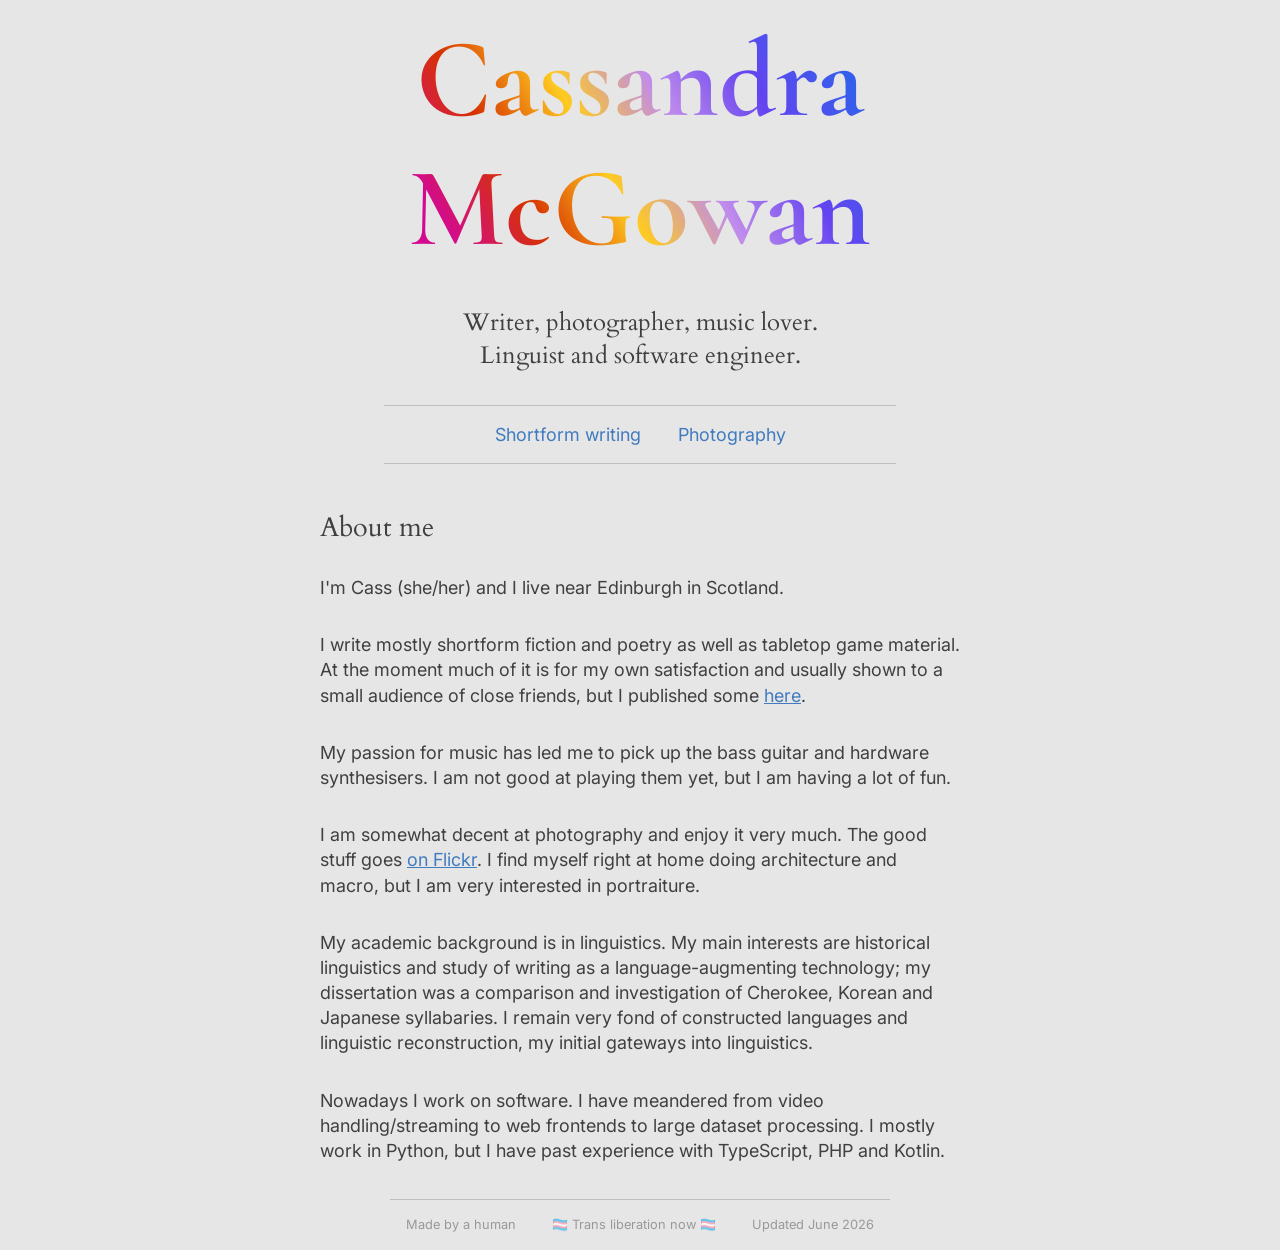
<file: index.html>
<!DOCTYPE html>
<html lang="en">

<head>
    <meta charset="UTF-8">
    <meta name="viewport" content="width=device-width, initial-scale=1.0">

    <meta property="og:type" content="website">
    <meta property="og:url" content="https://www.cassmcg.com">
    <meta property="og:site_name" content="Cassandra McGowan">
    <meta property="og:title" content="Cassandra McGowan">
    <meta property="og:description" content="Cass McGowan's personal webpage.">
    <meta property="og:locale" content="en_GB">

    <title>Cassandra McGowan</title>

    <link rel="shortcut icon" href="favicon-32x32.png" type="image/x-icon">
    <link rel="apple-touch-icon" href="apple-touch-icon.png">

    <link rel="stylesheet" href="normalize.css">
    <link rel="preconnect" href="https://fonts.googleapis.com">
    <link rel="preconnect" href="https://fonts.gstatic.com" crossorigin>
    <link href="https://fonts.googleapis.com/css2?family=Inter:wght@100;300;400;700&display=swap" rel="stylesheet">
    <link href="https://fonts.googleapis.com/css2?family=Cormorant:ital,wght@0,300..700;1,300..700&display=swap" rel="stylesheet">
    <link href="https://fonts.googleapis.com/css2?family=Cardo:ital,wght@0,400;0,700;1,400" rel="stylesheet">
    <link rel="stylesheet" href="stylesheet.css">
</head>

<body>
    <a class='site-title text-nodecor text-gradient' href="/">Cassandra<br />McGowan</a>

    <div class="container">
        <p class="text-centered text-lg text-cardo">Writer, photographer, music lover.<br />Linguist and software engineer.</p>

        <hr>

        <ul class="hlist text-centered text-nodecor">
            <li><a href="/shorts/">Shortform writing</a></li>
            <li><a href="https://www.flickr.com/photos/204563276@N05/">Photography</a></li>
        </ul>

        <hr>

        <h2>About me</h2>
        <p>I'm Cass (she/her) and I live near Edinburgh in Scotland.</p>

        <p>I write mostly shortform fiction and poetry as well as tabletop game material. At the moment much of it is for my own satisfaction and usually shown to a small audience of close friends, but I published some <a href="/shorts/">here</a>.</p>

        <p>My passion for music has led me to pick up the bass guitar and hardware synthesisers. I am not good at playing them yet, but I am having a lot of fun.</p>

        <p>I am somewhat decent at photography and enjoy it very much. The good stuff goes <a href="https://www.flickr.com/photos/204563276@N05/">on Flickr</a>. I find myself right at home doing architecture and macro, but I am very interested in portraiture. </p>

        <p>My academic background is in linguistics. My main interests are historical linguistics and study of writing as a language-augmenting technology; my dissertation was a comparison and investigation of Cherokee, Korean and Japanese syllabaries. I remain very fond of constructed languages and linguistic reconstruction, my initial gateways into linguistics.</p>

        <p>Nowadays I work on software. I have meandered from video handling/streaming to web frontends to large dataset processing. I mostly work in Python, but I have past experience with TypeScript, PHP and Kotlin.</p>

    </div>

    <footer>
        <ul class="text-sm text-centered hlist">
            <li>Made by a human</li>
            <li>🏳️‍⚧️ Trans liberation now 🏳️‍⚧️</li>
            <li>Updated June 2026</li>
        </ul>
    </footer>
</body>

</html>
</file>
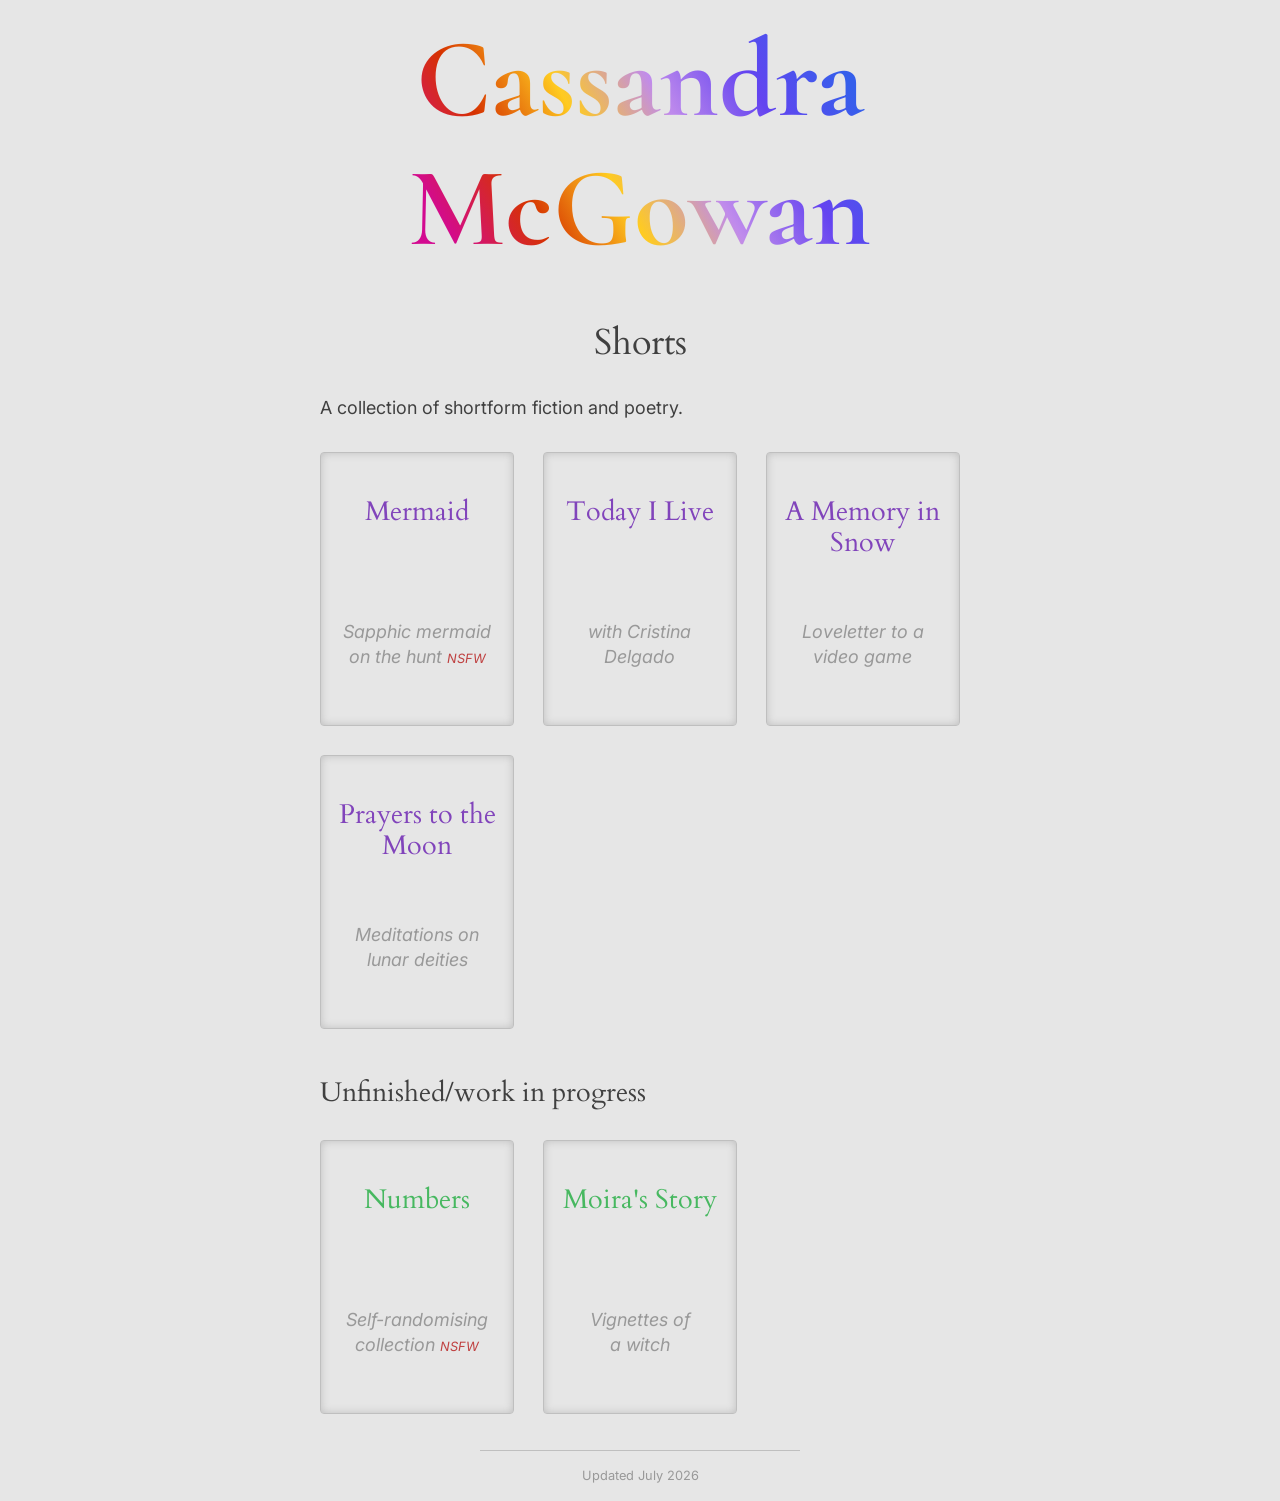
<file: shorts/index.html>
<!DOCTYPE html>
<html lang="en">

<head>
    <meta charset="UTF-8">
    <meta name="viewport" content="width=device-width, initial-scale=1.0">

    <meta property="og:type" content="website">
    <meta property="og:url" content="https://www.cassmcg.com">
    <meta property="og:site_name" content="Cassandra McGowan">
    <meta property="og:title" content="Shorts">
    <meta property="og:description" content="Cass McGowan's short fiction and poetry.">
    <meta property="og:locale" content="en_GB">

    <title>Shorts &ndash; Cass McGowan</title>

    <link rel="shortcut icon" href="../favicon-32x32.png" type="image/x-icon">
    <link rel="apple-touch-icon" href="../apple-touch-icon.png">

    <link rel="stylesheet" href="../normalize.css">
    <link rel="preconnect" href="https://fonts.googleapis.com">
    <link rel="preconnect" href="https://fonts.gstatic.com" crossorigin>
    <link href="https://fonts.googleapis.com/css2?family=Inter:wght@100;300;400;700&display=swap" rel="stylesheet">
    <link href="https://fonts.googleapis.com/css2?family=Cormorant:ital,wght@0,300..700;1,300..700&display=swap" rel="stylesheet">
    <link href="https://fonts.googleapis.com/css2?family=Cardo:ital,wght@0,400;0,700;1,400" rel="stylesheet">
    <link rel="stylesheet" href="../stylesheet.css">
</head>

<body>
    <a class='site-title text-nodecor text-gradient' href="/">Cassandra<br />McGowan</a>

    <div class="container">
        <h1 class="text-centered">Shorts</h1>
        <p>A collection of shortform fiction and poetry.</p>

        <div class="covers-flex">
            <a class="cover" href="mermaids.html">
                <h2>Mermaid</h2>
                <p>Sapphic mermaid on the hunt <span class="text-red text-sm">NSFW</span></p>
            </a>
            <a class="cover" href="today-i-live.html">
                <h2>Today I Live</h2>
                <p>with Cristina Delgado</p>
            </a>
            <a class="cover" href="destiny2.html">
                <h2>A Memory in Snow</h2>
                <p>Loveletter to a video game</p>
            </a>
            <a class="cover" href="moon-prayers.html">
                <h2>Prayers to the Moon</h2>
                <p>Meditations on lunar deities</p>
            </a>

        </div>

        <h2>Unfinished/work in progress</h2>
        <div class="covers-flex covers-wip">

            <a class="cover" href="numbers.html">
                <h2>Numbers</h2>
                <p>Self-randomising collection <span class="text-red text-sm">NSFW</span></p>
            </a>
            <a class="cover" href="moira.html">
                <h2>Moira's Story</h2>
                <p>Vignettes of a witch</p>
            </a>
        </div>

    </div>

    <footer>
        <ul class="text-sm text-centered hlist">
            <li>Updated July 2026</li>
        </ul>
    </footer>
</body>

</html>
</file>
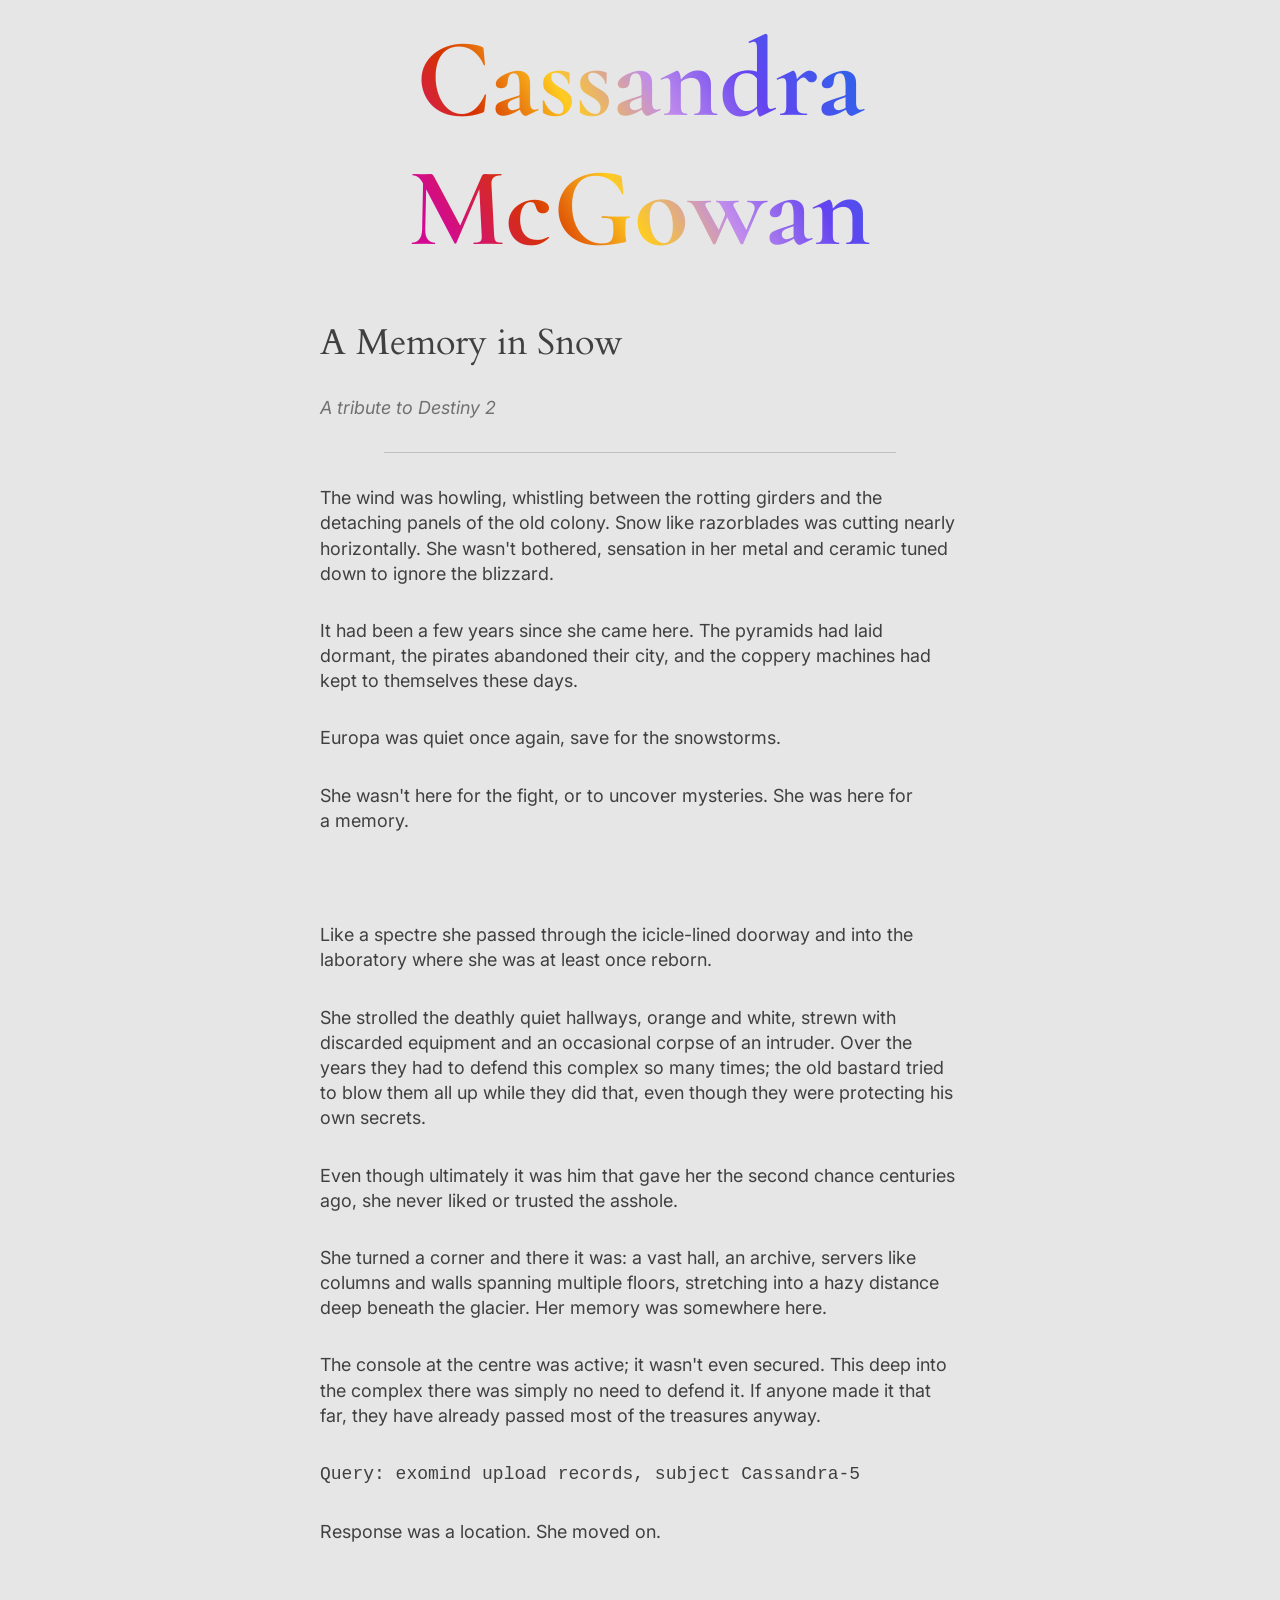
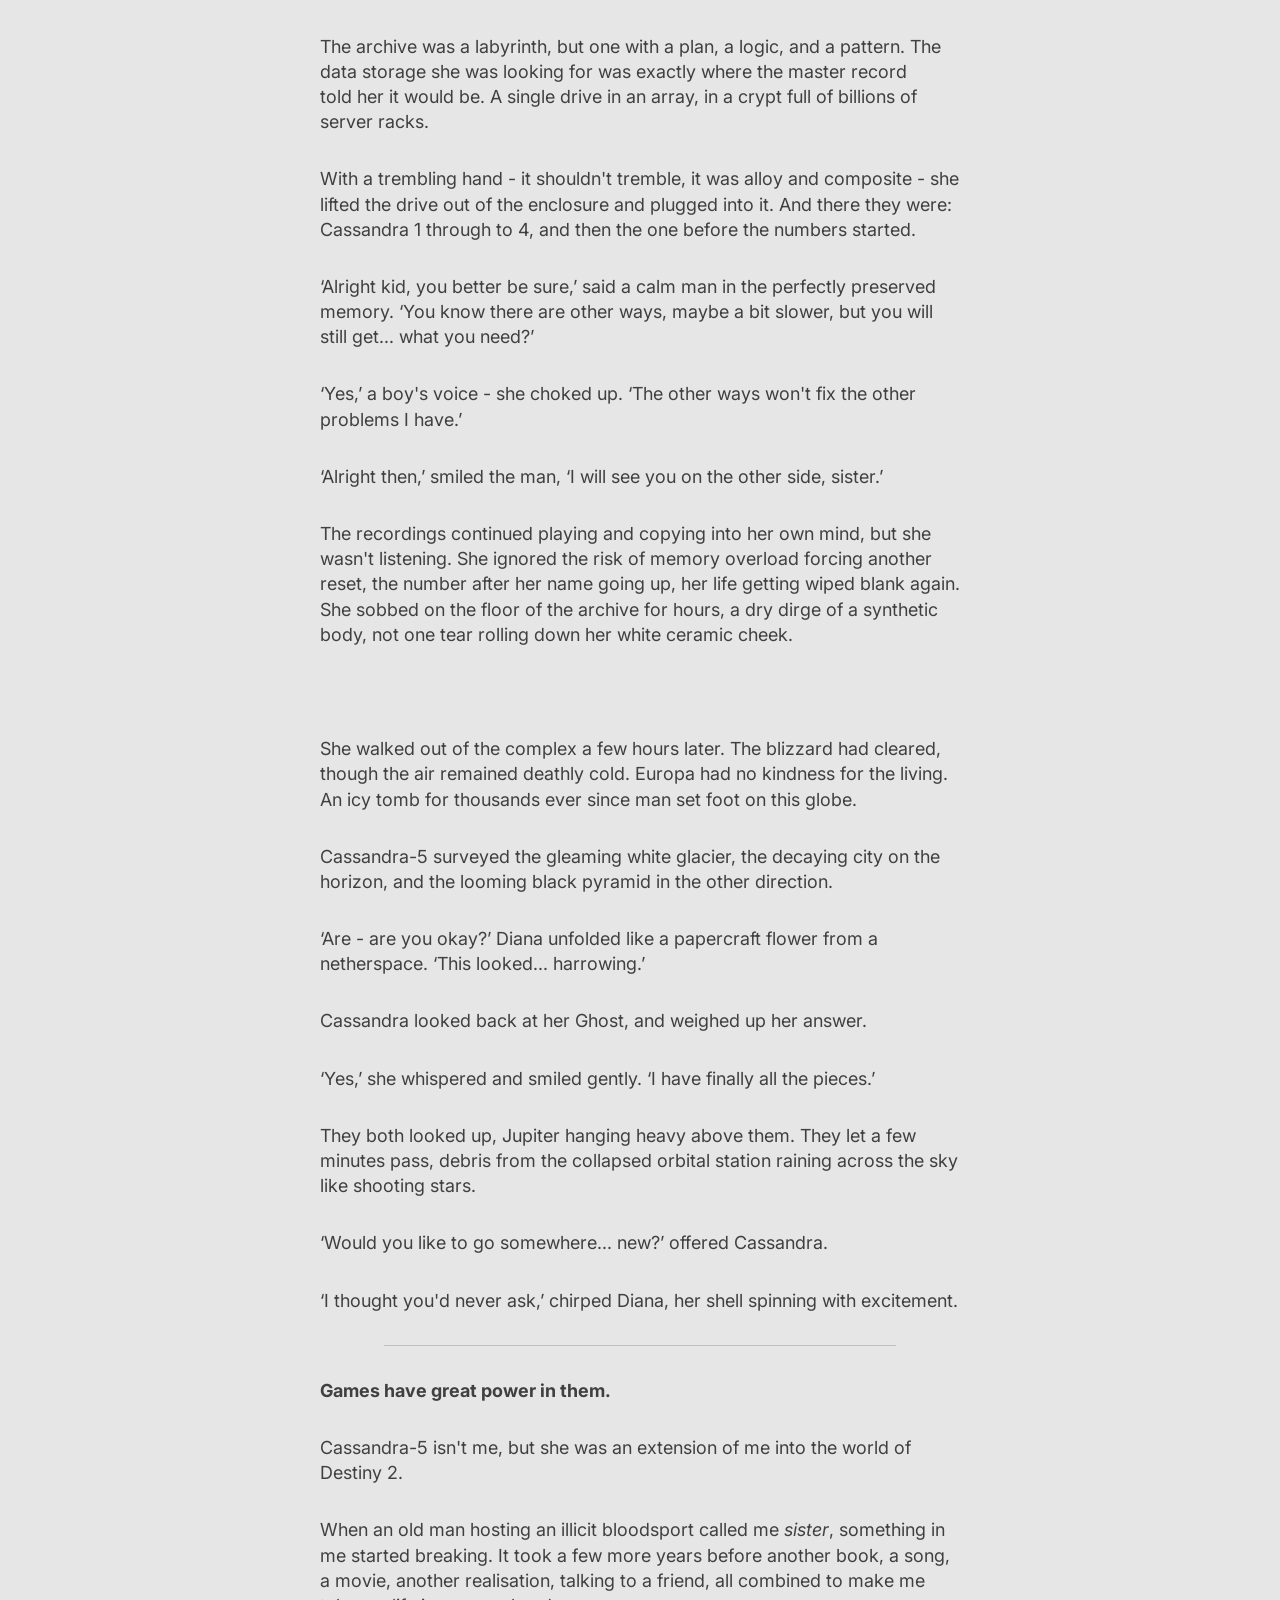
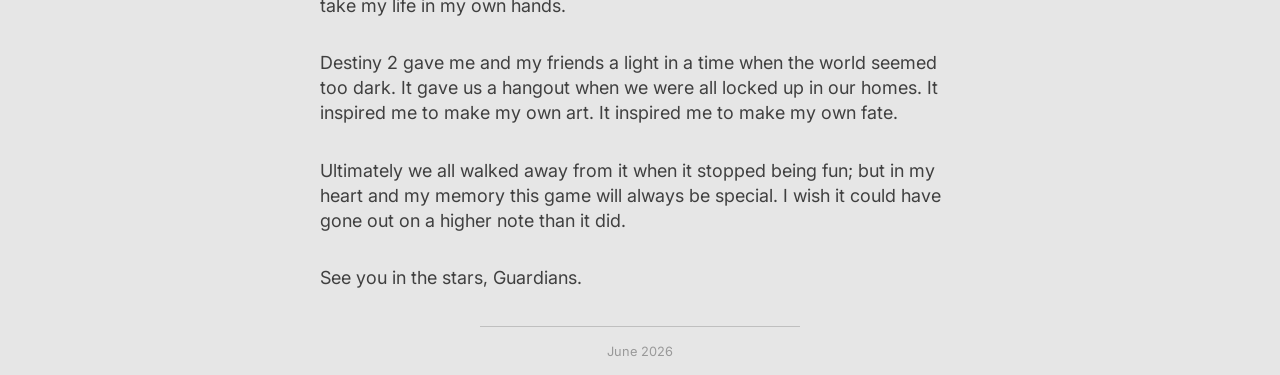
<file: shorts/destiny2.html>
<!DOCTYPE html>
<html lang="en">

<head>
    <meta charset="UTF-8">
    <meta name="viewport" content="width=device-width, initial-scale=1.0">

    <meta property="og:type" content="website">
    <meta property="og:url" content="https://www.cassmcg.com">
    <meta property="og:site_name" content="Cassandra McGowan">
    <meta property="og:title" content="A Memory in Snow">
    <meta property="og:description" content="The wind was howling, whistling between the rotting girders and the detaching panels of the old colony. ">
    <meta property="og:locale" content="en_GB">

    <title>A Memory in Snow &ndash; Cassandra McGowan</title>

    <link rel="shortcut icon" href="../favicon-32x32.png" type="image/x-icon">
    <link rel="apple-touch-icon" href="../apple-touch-icon.png">

    <link rel="stylesheet" href="../normalize.css">
    <link rel="preconnect" href="https://fonts.googleapis.com">
    <link rel="preconnect" href="https://fonts.gstatic.com" crossorigin>
    <link href="https://fonts.googleapis.com/css2?family=Inter:wght@100;300;400;700&display=swap" rel="stylesheet">
    <link href="https://fonts.googleapis.com/css2?family=Cormorant:ital,wght@0,300..700;1,300..700&display=swap" rel="stylesheet">
    <link href="https://fonts.googleapis.com/css2?family=Cardo:ital,wght@0,400;0,700;1,400" rel="stylesheet">
    <link rel="stylesheet" href="https://cdnjs.cloudflare.com/ajax/libs/font-awesome/6.5.2/css/all.min.css" integrity="sha512-SnH5WK+bZxgPHs44uWIX+LLJAJ9/2PkPKZ5QiAj6Ta86w+fsb2TkcmfRyVX3pBnMFcV7oQPJkl9QevSCWr3W6A==" crossorigin="anonymous" referrerpolicy="no-referrer" />
    <link rel="stylesheet" href="../stylesheet.css">
</head>

<body>
    <a class='site-title text-nodecor text-gradient' href="/">Cassandra<br />McGowan</a>


    <div class="container">
        <h1>A Memory in Snow</h1>
        <p class="text-i text-dimmed">A tribute to Destiny 2</p>

        <hr>

        <p>The wind was howling, whistling between the rotting girders and the detaching panels of the old colony. Snow like razorblades was cutting nearly horizontally. She wasn't bothered, sensation in her metal and ceramic tuned down to ignore the blizzard. </p>

        <p>It had been a few years since she came here. The pyramids had laid dormant, the pirates abandoned their city, and the coppery machines had kept to themselves these days. </p>

        <p>Europa was quiet once again, save for the snowstorms. </p>

        <p>She wasn't here for the fight, or to uncover mysteries. She was here for a memory. </p>

        <p>&nbsp;</p>

        <p>Like a spectre she passed through the icicle-lined doorway and into the laboratory where she was at least once reborn. </p>

        <p>She strolled the deathly quiet hallways, orange and white, strewn with discarded equipment and an occasional corpse of an intruder. Over the years they had to defend this complex so many times; the old bastard tried to blow them all up while they did that, even though they were protecting his own secrets. </p>

        <p>Even though ultimately it was him that gave her the second chance centuries ago, she never liked or trusted the asshole. </p>

        <p>She turned a corner and there it was: a vast hall, an archive, servers like columns and walls spanning multiple floors, stretching into a hazy distance deep beneath the glacier. Her memory was somewhere here. </p>

        <p>The console at the centre was active; it wasn't even secured. This deep into the complex there was simply no need to defend it. If anyone made it that far, they have already passed most of the treasures anyway.</p>

        <p><code>Query: exomind upload records, subject Cassandra-5</code> </p>

        <p>Response was a location. She moved on. </p>

        <p>&nbsp;</p>

        <p>The archive was a labyrinth, but one with a plan, a logic, and a pattern. The data storage she was looking for was exactly where the master record told her it would be. A single drive in an array, in a crypt full of billions of server racks. </p>

        <p>With a trembling hand - it shouldn't tremble, it was alloy and composite - she lifted the drive out of the enclosure and plugged into it. And there they were: Cassandra 1 through to 4, and then the one before the numbers started. </p>

        <p>&lsquo;Alright kid, you better be sure,&rsquo; said a calm man in the perfectly preserved memory. &lsquo;You know there are other ways, maybe a bit slower, but you will still get... what you need?&rsquo; </p>

        <p>&lsquo;Yes,&rsquo; a boy's voice - she choked up. &lsquo;The other ways won't fix the other problems I have.&rsquo; </p>

        <p>&lsquo;Alright then,&rsquo; smiled the man, &lsquo;I will see you on the other side, sister.&rsquo; </p>

        <p>The recordings continued playing and copying into her own mind, but she wasn't listening. She ignored the risk of memory overload forcing another reset, the number after her name going up, her life getting wiped blank again. She sobbed on the floor of the archive for hours, a dry dirge of a synthetic body, not one tear rolling down her white ceramic cheek.</p>

        <p>&nbsp;</p>

        <p>She walked out of the complex a few hours later. The blizzard had cleared, though the air remained deathly cold. Europa had no kindness for the living. An icy tomb for thousands ever since man set foot on this globe. </p>

        <p>Cassandra-5 surveyed the gleaming white glacier, the decaying city on the horizon, and the looming black pyramid in the other direction. </p>

        <p>&lsquo;Are - are you okay?&rsquo; Diana unfolded like a papercraft flower from a netherspace. &lsquo;This looked... harrowing.&rsquo; </p>

        <p>Cassandra looked back at her Ghost, and weighed up her answer. </p>

        <p>&lsquo;Yes,&rsquo; she whispered and smiled gently. &lsquo;I have finally all the pieces.&rsquo; </p>

        <p>They both looked up, Jupiter hanging heavy above them. They let a few minutes pass, debris from the collapsed orbital station raining across the sky like shooting stars.</p>

        <p>&lsquo;Would you like to go somewhere... new?&rsquo; offered Cassandra. </p>

        <p>&lsquo;I thought you'd never ask,&rsquo; chirped Diana, her shell spinning with excitement.</p>

        <hr>

        <p><strong>Games have great power in them.</strong></p>

        <p>Cassandra-5 isn't me, but she was an extension of me into the world of Destiny 2.</p>

        <p>When an old man hosting an illicit bloodsport called me <em>sister</em>, something in me started breaking. It took a few more years before another book, a song, a movie, another realisation, talking to a friend, all combined to make me take my life in my own hands.</p>

        <p>Destiny 2 gave me and my friends a light in a time when the world seemed too dark. It gave us a hangout when we were all locked up in our homes. It inspired me to make my own art. It inspired me to make my own fate.</p>

        <p>Ultimately we all walked away from it when it stopped being fun; but in my heart and my memory this game will always be special. I wish it could have gone out on a higher note than it did.</p>

        <p>See you in the stars, Guardians.</p>

    </div>

    <footer>
        <ul class="text-sm text-centered hlist">
            <li>June 2026</li>
        </ul>
    </footer>
</body>

</html>
</file>
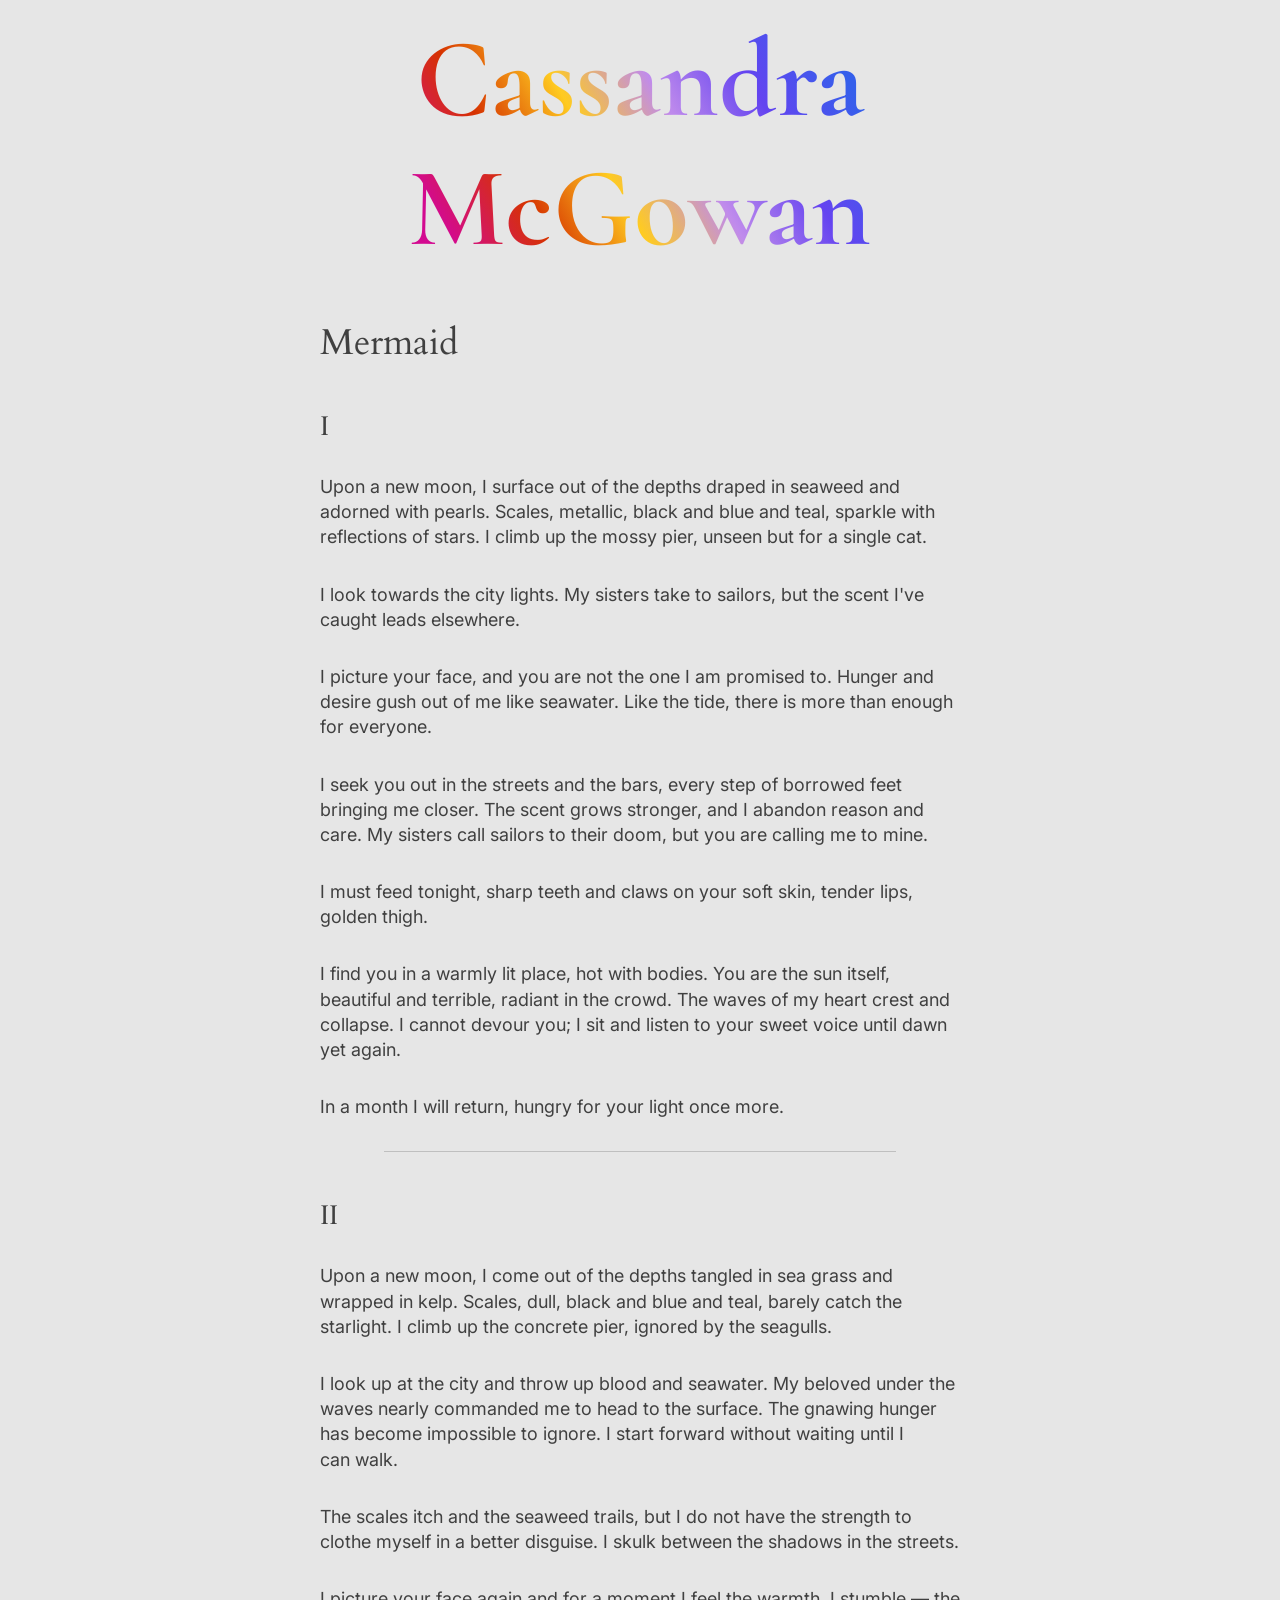
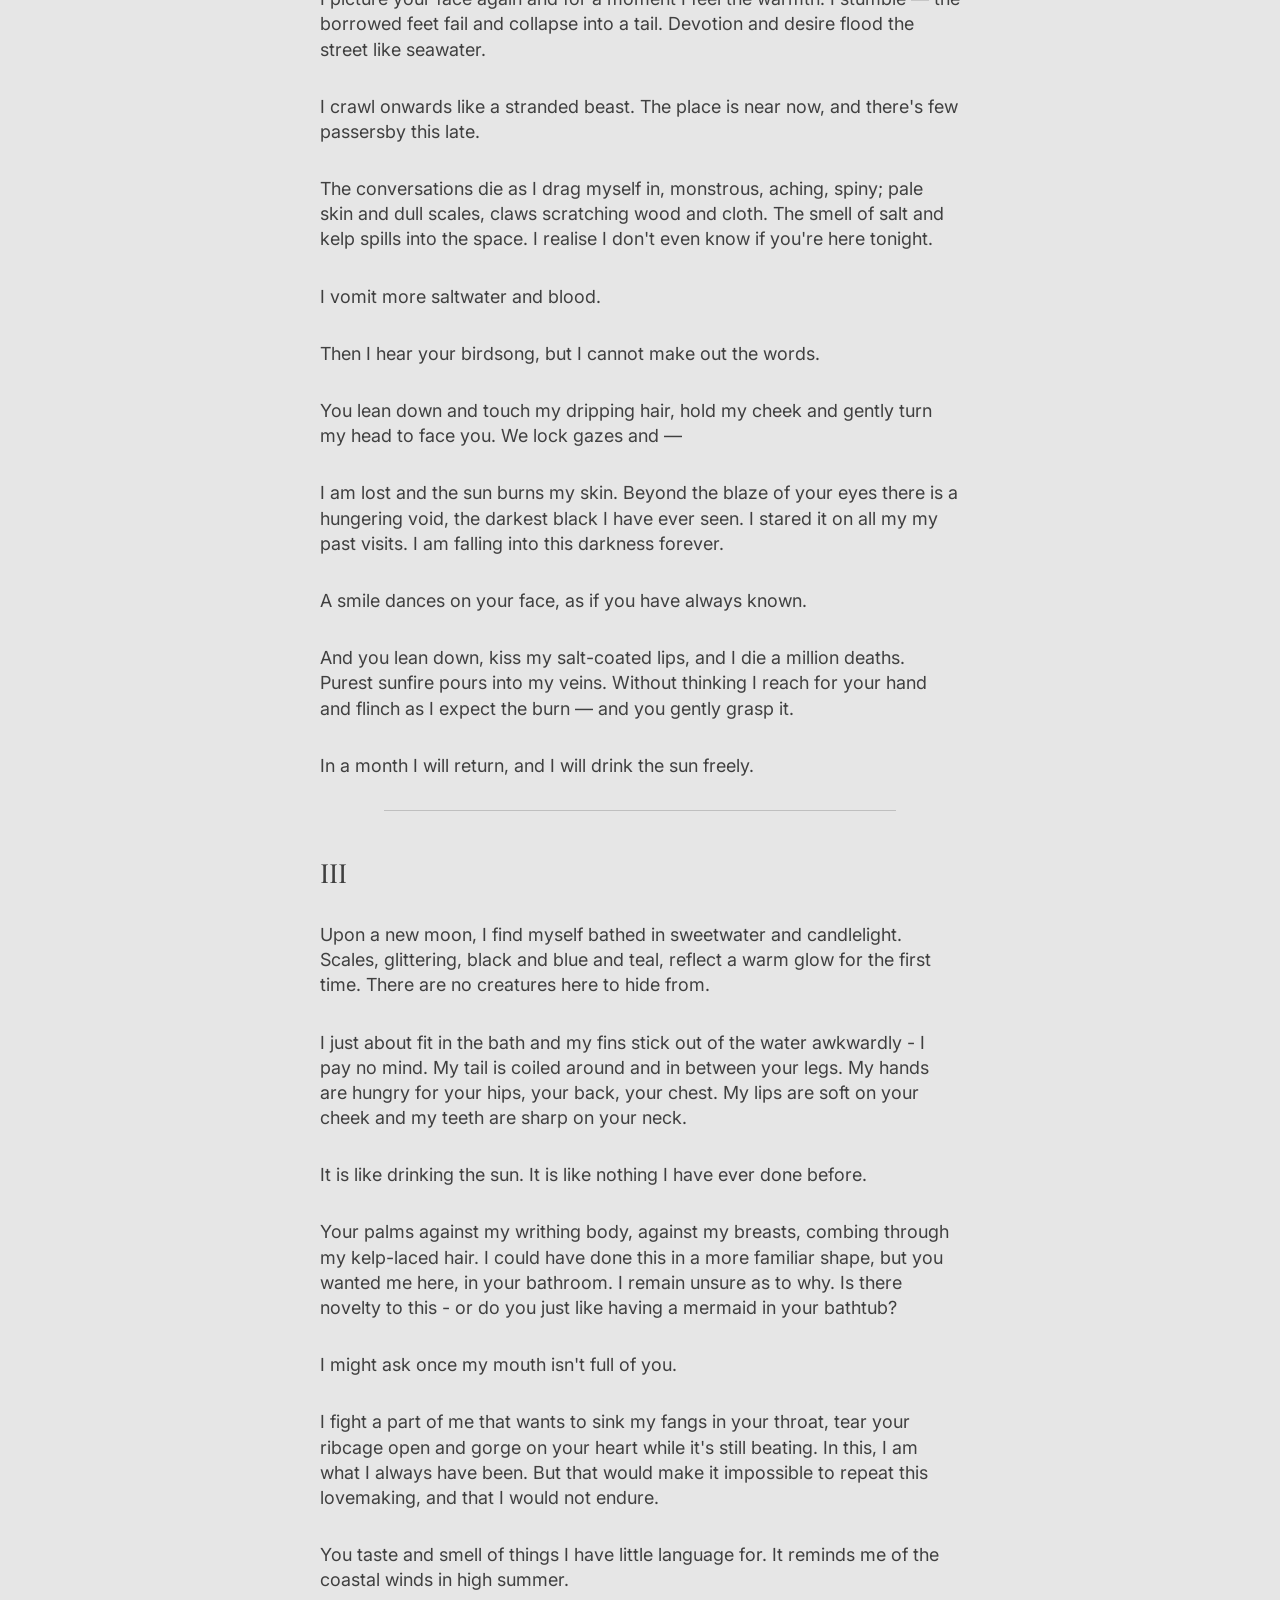
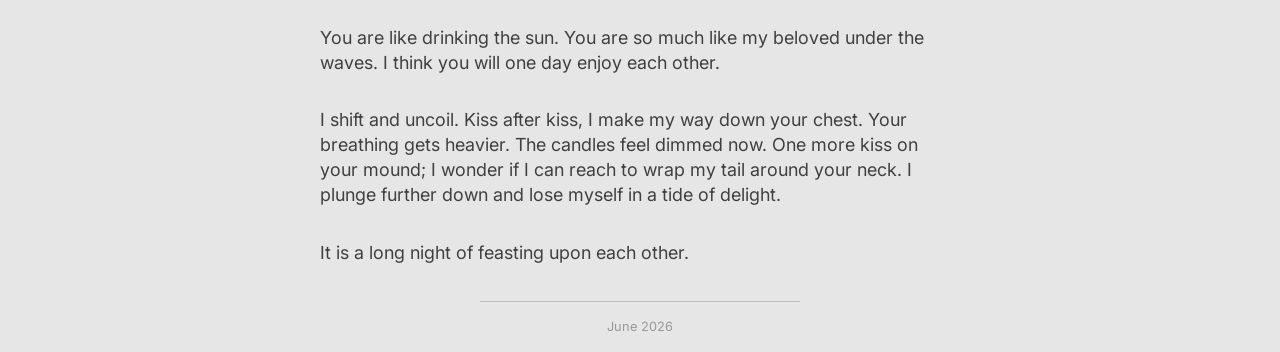
<file: shorts/mermaids.html>
<!DOCTYPE html>
<html lang="en">

<head>
    <meta charset="UTF-8">
    <meta name="viewport" content="width=device-width, initial-scale=1.0">

    <meta property="og:type" content="website">
    <meta property="og:url" content="https://www.cassmcg.com">
    <meta property="og:site_name" content="Cassandra McGowan">
    <meta property="og:title" content="Mermaid">
    <meta property="og:description" content="Upon a new moon, I surface out of the depths draped in seaweed and adorned with pearls. Scales, metallic, black and blue and teal, (...)">
    <meta property="og:locale" content="en_GB">

    <title>Mermaid &ndash; Cassandra McGowan</title>

    <link rel="shortcut icon" href="../favicon-32x32.png" type="image/x-icon">
    <link rel="apple-touch-icon" href="../apple-touch-icon.png">

    <link rel="stylesheet" href="../normalize.css">
    <link rel="preconnect" href="https://fonts.googleapis.com">
    <link rel="preconnect" href="https://fonts.gstatic.com" crossorigin>
    <link href="https://fonts.googleapis.com/css2?family=Inter:wght@100;300;400;700&display=swap" rel="stylesheet">
    <link href="https://fonts.googleapis.com/css2?family=Cormorant:ital,wght@0,300..700;1,300..700&display=swap" rel="stylesheet">
    <link href="https://fonts.googleapis.com/css2?family=Cardo:ital,wght@0,400;0,700;1,400" rel="stylesheet">
    <link rel="stylesheet" href="https://cdnjs.cloudflare.com/ajax/libs/font-awesome/6.5.2/css/all.min.css" integrity="sha512-SnH5WK+bZxgPHs44uWIX+LLJAJ9/2PkPKZ5QiAj6Ta86w+fsb2TkcmfRyVX3pBnMFcV7oQPJkl9QevSCWr3W6A==" crossorigin="anonymous" referrerpolicy="no-referrer" />
    <link rel="stylesheet" href="../stylesheet.css">
</head>

<body>
    <a class='site-title text-nodecor text-gradient' href="/">Cassandra<br />McGowan</a>

    <div class="container">
        <h1>Mermaid</h1>
        <h2>I</h2>
        <p>Upon a new moon, I surface out of the depths draped in seaweed and adorned with pearls. Scales, metallic, black and blue and teal, sparkle with reflections of stars. I climb up the mossy pier, unseen but for a single cat. </p>

        <p>I look towards the city lights. My sisters take to sailors, but the scent I've caught leads elsewhere.</p>

        <p>I picture your face, and you are not the one I am promised to. Hunger and desire gush out of me like seawater. Like the tide, there is more than enough for everyone. </p>

        <p>I seek you out in the streets and the bars, every step of borrowed feet bringing me closer. The scent grows stronger, and I abandon reason and care. My sisters call sailors to their doom, but you are calling me to mine. </p>

        <p>I must feed tonight, sharp teeth and claws on your soft skin, tender lips, golden thigh.</p>

        <p>I find you in a warmly lit place, hot with bodies. You are the sun itself, beautiful and terrible, radiant in the crowd. The waves of my heart crest and collapse. I cannot devour you; I sit and listen to your sweet voice until dawn yet again.</p>

        <p>In a month I will return, hungry for your light once more. </p>

        <hr>
        <h2>II</h2>

        <p>Upon a new moon, I come out of the depths tangled in sea grass and wrapped in kelp. Scales, dull, black and blue and teal, barely catch the starlight. I climb up the concrete pier, ignored by the seagulls.</p>

        <p>I look up at the city and throw up blood and seawater. My beloved under the waves nearly commanded me to head to the surface. The gnawing hunger has become impossible to ignore. I start forward without waiting until I can walk.</p>

        <p>The scales itch and the seaweed trails, but I do not have the strength to clothe myself in a better disguise. I skulk between the shadows in the streets. </p>

        <p>I picture your face again and for a moment I feel the warmth. I stumble &mdash; the borrowed feet fail and collapse into a tail. Devotion and desire flood the street like seawater. </p>

        <p>I crawl onwards like a stranded beast. The place is near now, and there's few passersby this late. </p>

        <p>The conversations die as I drag myself in, monstrous, aching, spiny; pale skin and dull scales, claws scratching wood and cloth. The smell of salt and kelp spills into the space. I realise I don't even know if you're here tonight. </p>

        <p>I vomit more saltwater and blood.</p>

        <p>Then I hear your birdsong, but I cannot make out the words. </p>

        <p>You lean down and touch my dripping hair, hold my cheek and gently turn my head to face you. We lock gazes and &mdash; </p>

        <p>I am lost and the sun burns my skin. Beyond the blaze of your eyes there is a hungering void, the darkest black I have ever seen. I stared it on all my my past visits. I am falling into this darkness forever.</p>

        <p>A smile dances on your face, as if you have always known.</p>

        <p>And you lean down, kiss my salt-coated lips, and I die a million deaths. Purest sunfire pours into my veins. Without thinking I reach for your hand and flinch as I expect the burn &mdash; and you gently grasp it.</p>

        <p>In a month I will return, and I will drink the sun freely.</p>

        <hr>

        <h2>III</h2>

        <p>Upon a new moon, I find myself bathed in sweetwater and candlelight. Scales, glittering, black and blue and teal, reflect a warm glow for the first time. There are no creatures here to hide from. </p>

        <p>I just about fit in the bath and my fins stick out of the water awkwardly - I pay no mind. My tail is coiled around and in between your legs. My hands are hungry for your hips, your back, your chest. My lips are soft on your cheek and my teeth are sharp on your neck. </p>

        <p>It is like drinking the sun. It is like nothing I have ever done before.</p>

        <p>Your palms against my writhing body, against my breasts, combing through my kelp-laced hair. I could have done this in a more familiar shape, but you wanted me here, in your bathroom. I remain unsure as to why. Is there novelty to this - or do you just like having a mermaid in your bathtub? </p>

        <p>I might ask once my mouth isn't full of you.</p>

        <p>I fight a part of me that wants to sink my fangs in your throat, tear your ribcage open and gorge on your heart while it's still beating. In this, I am what I always have been. But that would make it impossible to repeat this lovemaking, and that I would not endure. </p>

        <p>You taste and smell of things I have little language for. It reminds me of the coastal winds in high summer.</p>

        <p>You are like drinking the sun. You are so much like my beloved under the waves. I think you will one day enjoy each other.</p>

        <p>I shift and uncoil. Kiss after kiss, I make my way down your chest. Your breathing gets heavier. The candles feel dimmed now. One more kiss on your mound; I wonder if I can reach to wrap my tail around your neck. I plunge further down and lose myself in a tide of delight.</p>

        <p>It is a long night of feasting upon each other.</p>

    </div>

    <footer>
        <ul class="text-sm text-centered hlist">
            <li>June 2026</li>
        </ul>
    </footer>
</body>

</html>
</file>
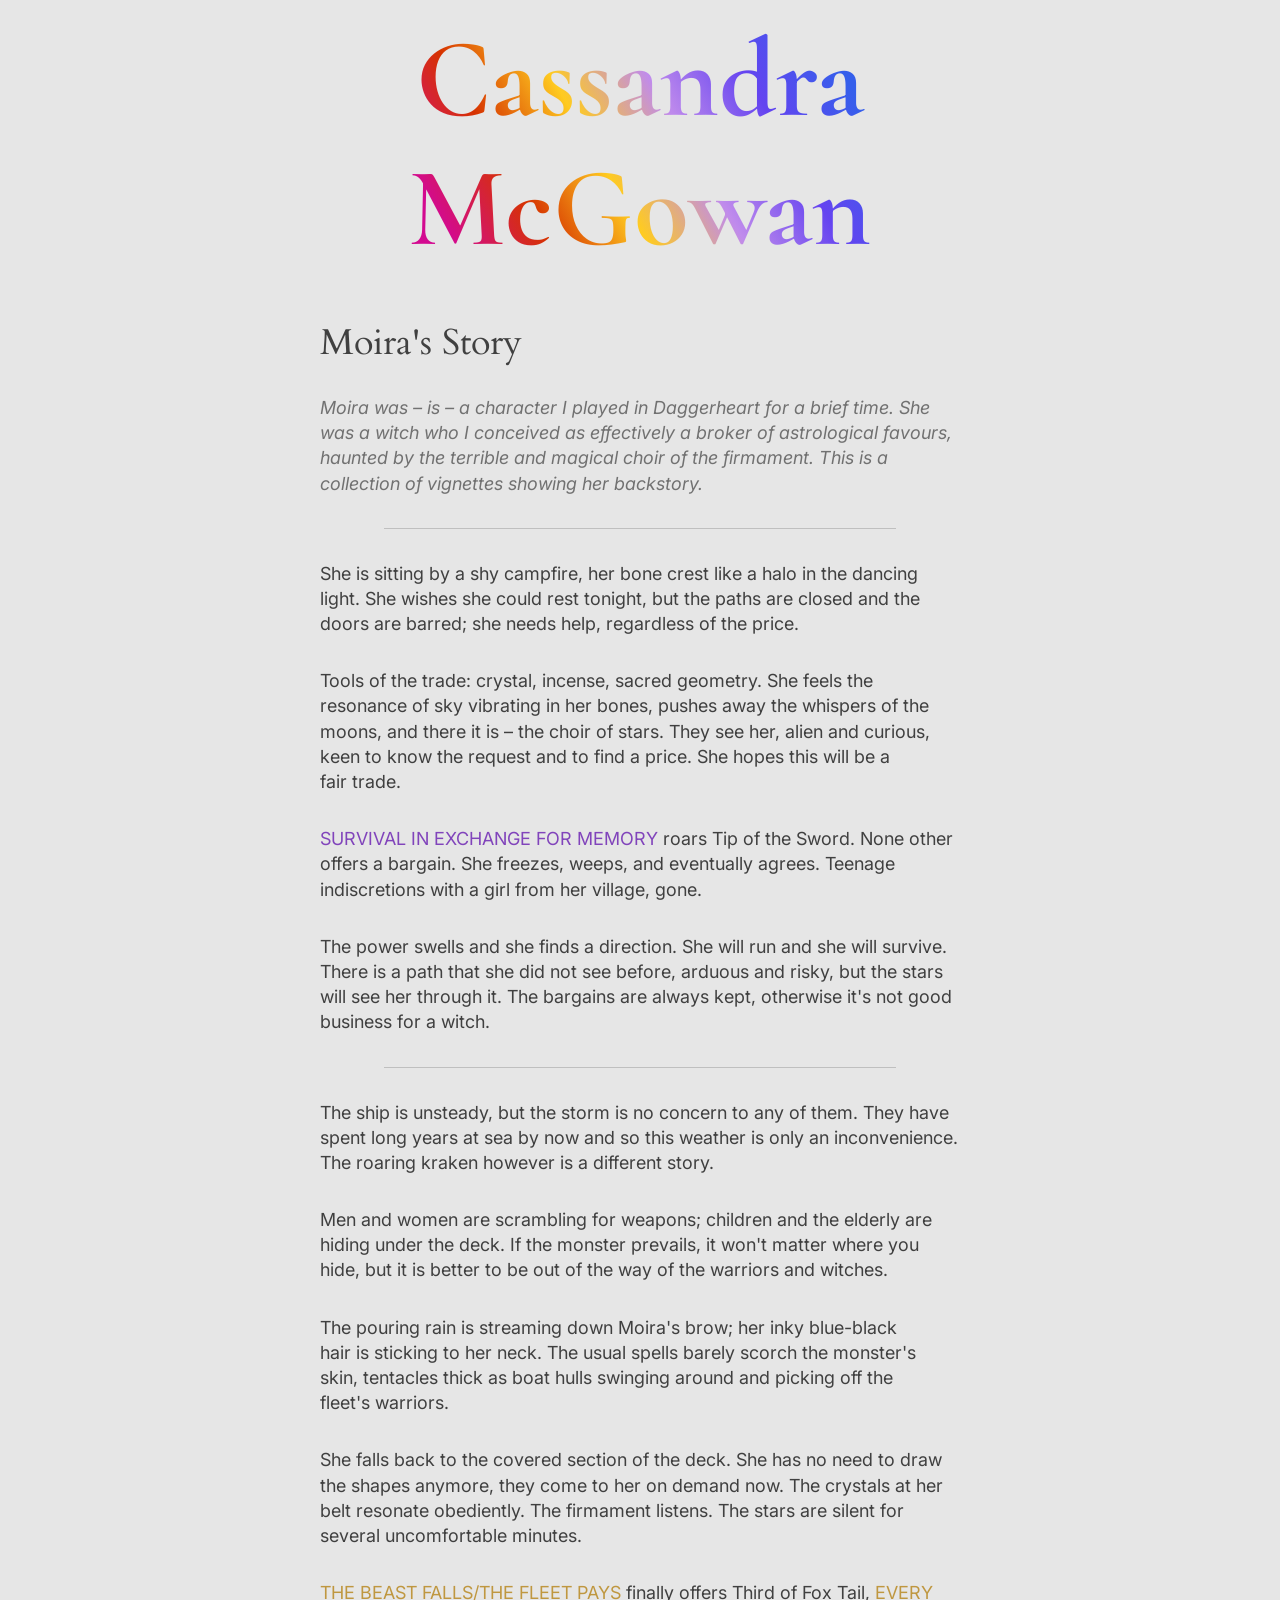
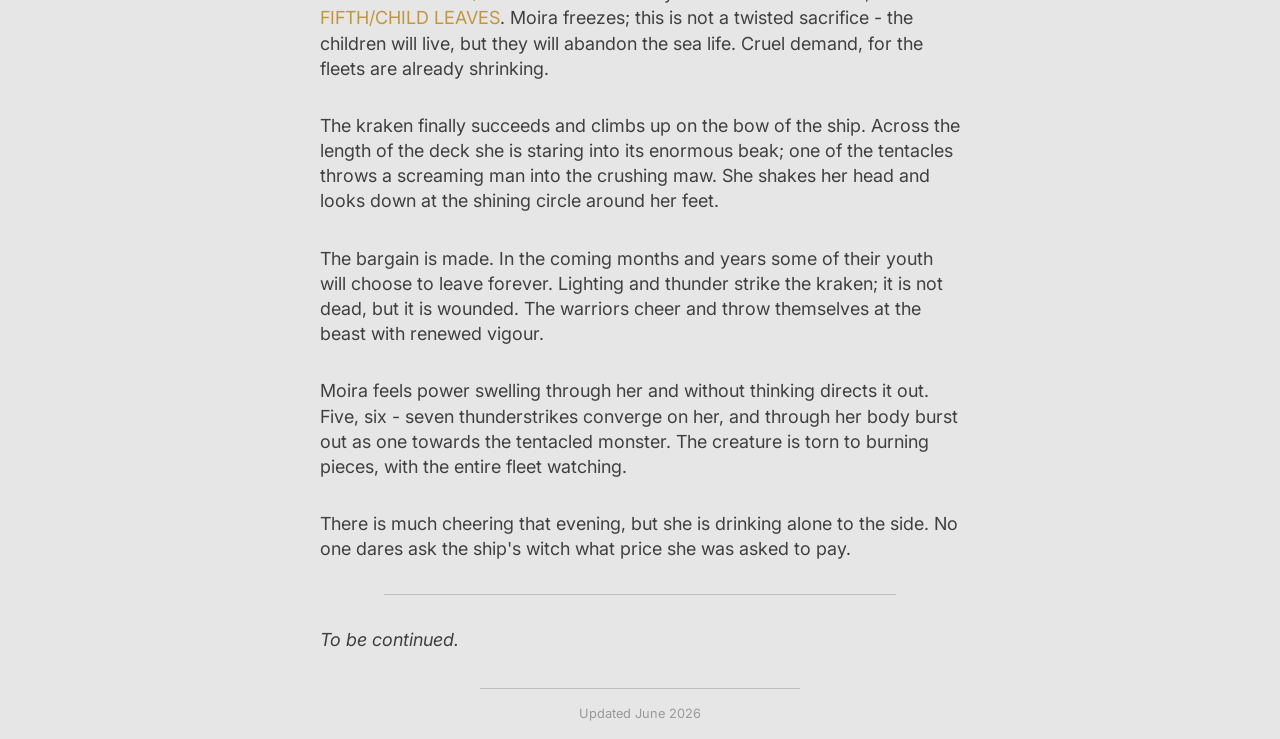
<file: shorts/moira.html>
<!DOCTYPE html>
<html lang="en">

<head>
    <meta charset="UTF-8">
    <meta name="viewport" content="width=device-width, initial-scale=1.0">

    <meta property="og:type" content="website">
    <meta property="og:url" content="https://www.cassmcg.com">
    <meta property="og:site_name" content="Cassandra McGowan">
    <meta property="og:title" content="Moira's Story">
    <meta property="og:description" content="">
    <meta property="og:locale" content="en_GB">

    <title>Moira's Story &ndash; Cassandra McGowan</title>

    <link rel="shortcut icon" href="../favicon-32x32.png" type="image/x-icon">
    <link rel="apple-touch-icon" href="../apple-touch-icon.png">

    <link rel="stylesheet" href="../normalize.css">
    <link rel="preconnect" href="https://fonts.googleapis.com">
    <link rel="preconnect" href="https://fonts.gstatic.com" crossorigin>
    <link href="https://fonts.googleapis.com/css2?family=Inter:wght@100;300;400;700&display=swap" rel="stylesheet">
    <link href="https://fonts.googleapis.com/css2?family=Cormorant:ital,wght@0,300..700;1,300..700&display=swap" rel="stylesheet">
    <link href="https://fonts.googleapis.com/css2?family=Cardo:ital,wght@0,400;0,700;1,400" rel="stylesheet">
    <link rel="stylesheet" href="../stylesheet.css">
</head>

<body>
    <a class='site-title text-nodecor text-gradient' href="/">Cassandra<br />McGowan</a>


    <div class="container">
        <h1>Moira's Story</h1>

        <p class="commentary">Moira was &ndash; is &ndash; a character I played in Daggerheart for a brief time. She was a witch who I conceived as effectively a broker of astrological favours, haunted by the terrible and magical choir of the firmament. This is a collection of vignettes showing her backstory.</p>

        <hr>

        <p>She is sitting by a shy campfire, her bone crest like a halo in the dancing light. She wishes she could rest tonight, but the paths are closed and the doors are barred; she needs help, regardless of the price.</p>

        <p>Tools of the trade: crystal, incense, sacred geometry. She feels the resonance of sky vibrating in her bones, pushes away the whispers of the moons, and there it is – the choir of stars. They see her, alien and curious, keen to know the request and to find a price. She hopes this will be a fair trade. </p>

        <p><span class="text-purple">SURVIVAL IN EXCHANGE FOR MEMORY</span> roars Tip of the Sword. None other offers a bargain. She freezes, weeps, and eventually agrees. Teenage indiscretions with a girl from her village, gone.</p>

        <p>The power swells and she finds a direction. She will run and she will survive. There is a path that she did not see before, arduous and risky, but the stars will see her through it. The bargains are always kept, otherwise it's not good business for a witch.</p>

        <hr>

        <p>The ship is unsteady, but the storm is no concern to any of them. They have spent long years at sea by now and so this weather is only an inconvenience. The roaring kraken however is a different story.</p>

        <p>Men and women are scrambling for weapons; children and the elderly are hiding under the deck. If the monster prevails, it won't matter where you hide, but it is better to be out of the way of the warriors and witches. </p>

        <p>The pouring rain is streaming down Moira's brow; her inky blue-black hair is sticking to her neck. The usual spells barely scorch the monster's skin, tentacles thick as boat hulls swinging around and picking off the fleet's warriors. </p>

        <p>She falls back to the covered section of the deck. She has no need to draw the shapes anymore, they come to her on demand now. The crystals at her belt resonate obediently. The firmament listens. The stars are silent for several uncomfortable minutes.</p>

        <p><span class="text-yellow">THE BEAST FALLS/THE FLEET PAYS</span> finally offers Third of Fox Tail, <span class="text-yellow">EVERY FIFTH/CHILD LEAVES</span>. Moira freezes; this is not a twisted sacrifice - the children will live, but they will abandon the sea life. Cruel demand, for the fleets are already shrinking. </p>

        <p>The kraken finally succeeds and climbs up on the bow of the ship. Across the length of the deck she is staring into its enormous beak; one of the tentacles throws a screaming man into the crushing maw. She shakes her head and looks down at the shining circle around her feet.</p>

        <p>The bargain is made. In the coming months and years some of their youth will choose to leave forever. Lighting and thunder strike the kraken; it is not dead, but it is wounded. The warriors cheer and throw themselves at the beast with renewed vigour. </p>

        <p>Moira feels power swelling through her and without thinking directs it out. Five, six - seven thunderstrikes converge on her, and through her body burst out as one towards the tentacled monster. The creature is torn to burning pieces, with the entire fleet watching. </p>

        <p>There is much cheering that evening, but she is drinking alone to the side. No one dares ask the ship's witch what price she was asked to pay.</p>

        <hr>

        <p class="text-i">To be continued.</p>

    </div>

    <footer>
        <ul class="text-sm text-centered hlist">
            <li>Updated June 2026</li>
        </ul>
    </footer>
</body>

</html>
</file>
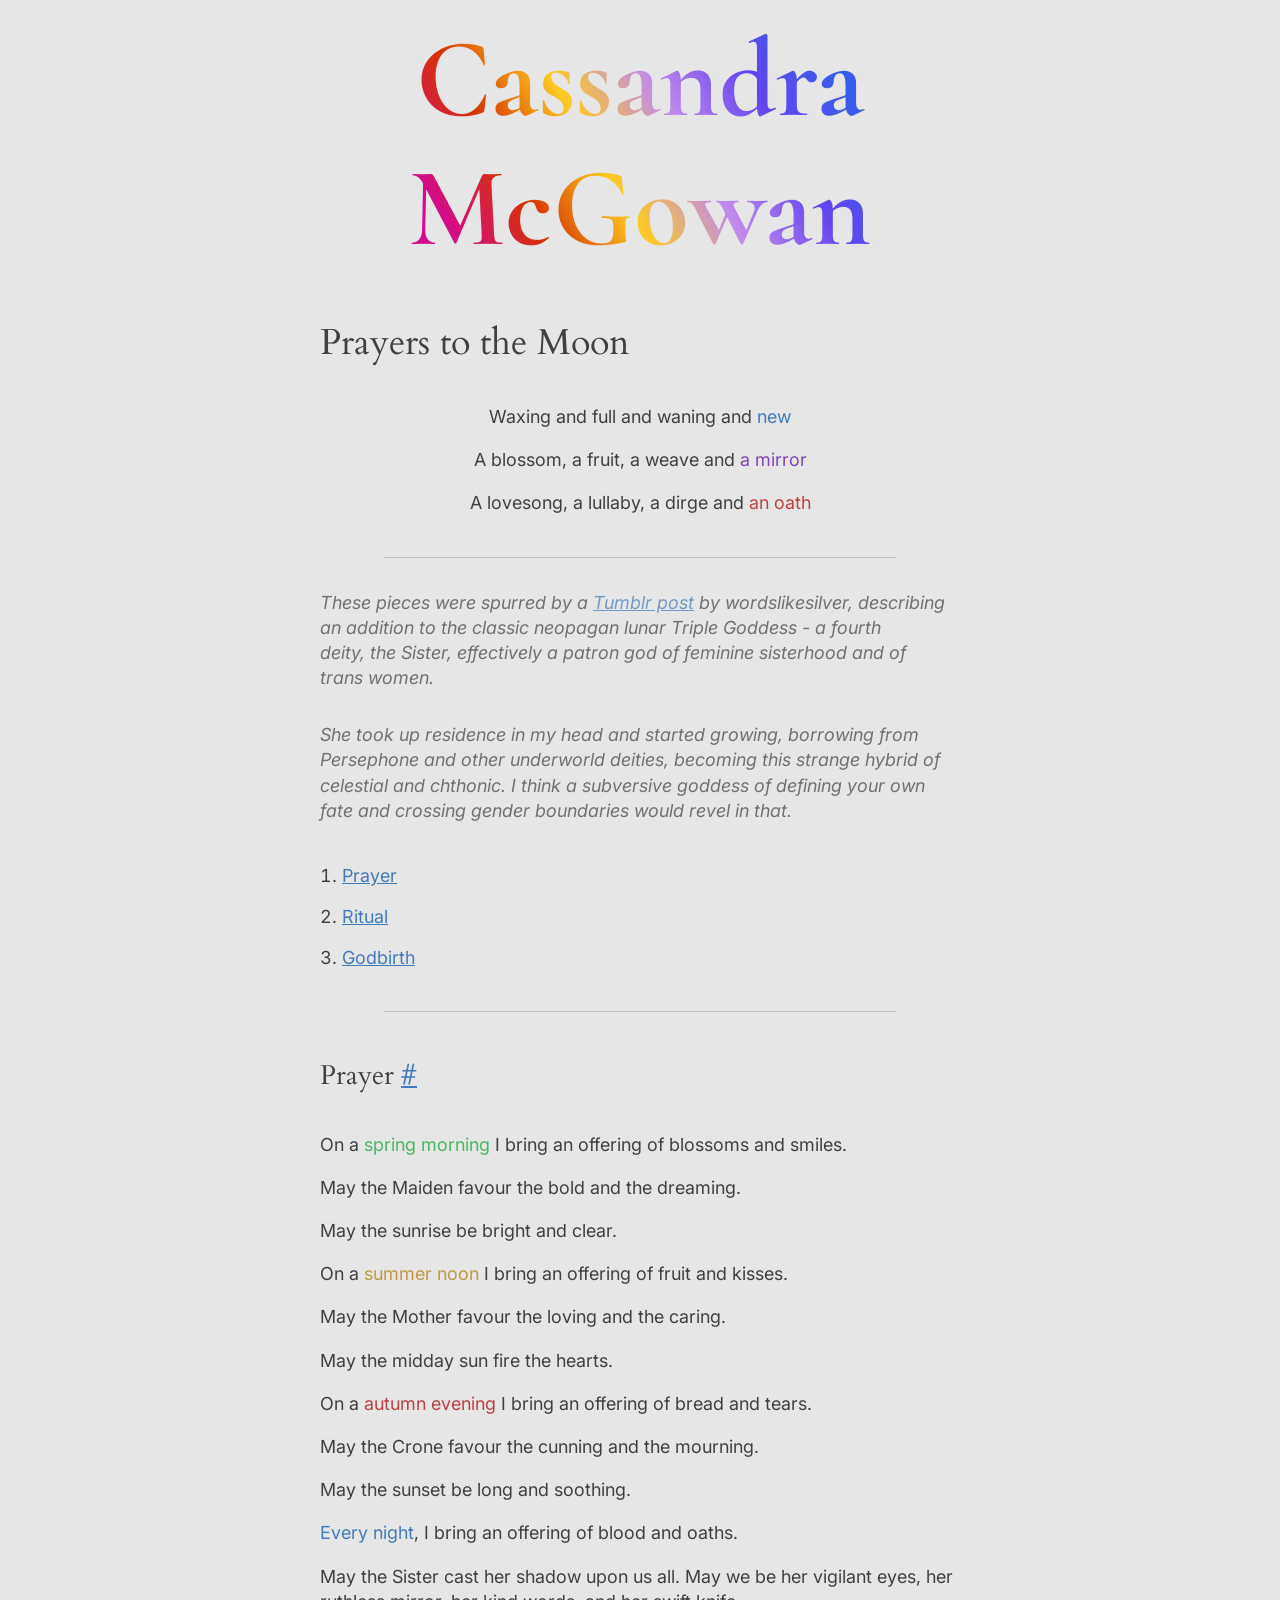
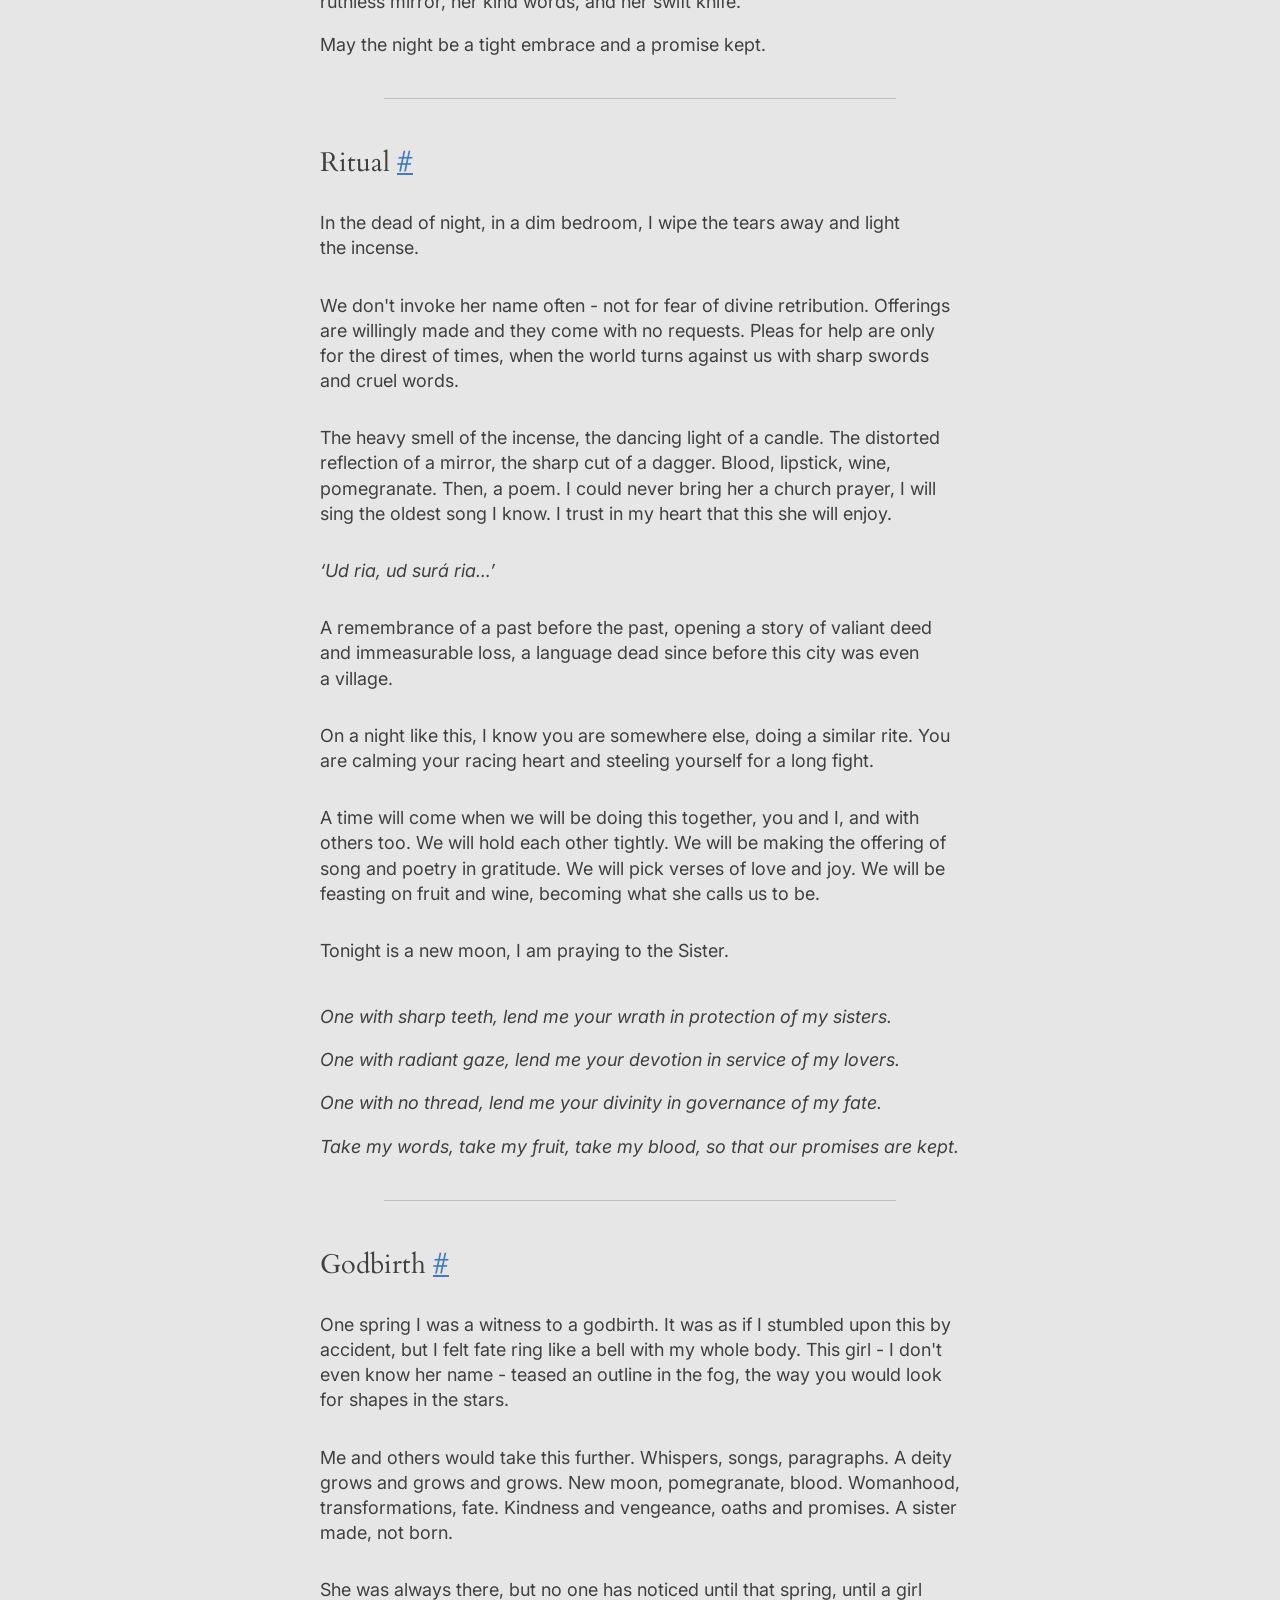
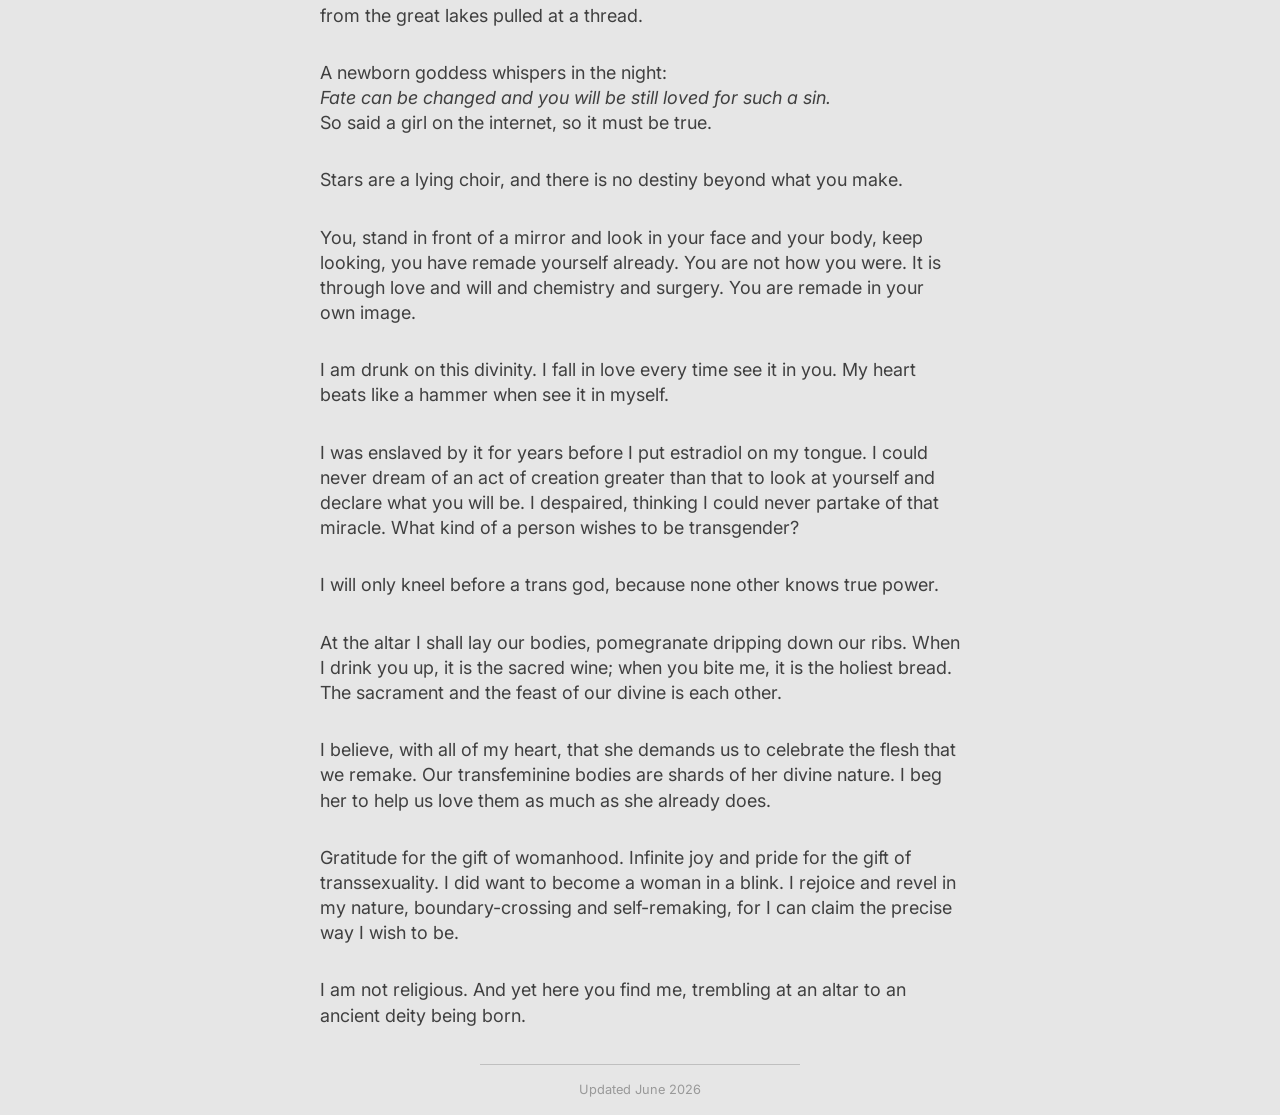
<file: shorts/moon-prayers.html>
<!DOCTYPE html>
<html lang="en">

<head>
    <meta charset="UTF-8">
    <meta name="viewport" content="width=device-width, initial-scale=1.0">

    <meta property="og:type" content="website">
    <meta property="og:url" content="https://www.cassmcg.com">
    <meta property="og:site_name" content="Cassandra McGowan">
    <meta property="og:title" content="Prayers to the Moon">
    <meta property="og:description" content="Meditations on lunar deities.">
    <meta property="og:locale" content="en_GB">

    <title>Prayers to the Moon &ndash; Cass McGowan</title>

    <link rel="shortcut icon" href="../favicon-32x32.png" type="image/x-icon">
    <link rel="apple-touch-icon" href="../apple-touch-icon.png">

    <link rel="stylesheet" href="../normalize.css">
    <link rel="preconnect" href="https://fonts.googleapis.com">
    <link rel="preconnect" href="https://fonts.gstatic.com" crossorigin>
    <link href="https://fonts.googleapis.com/css2?family=Inter:wght@100;300;400;700&display=swap" rel="stylesheet">
    <link href="https://fonts.googleapis.com/css2?family=Cormorant:ital,wght@0,300..700;1,300..700&display=swap" rel="stylesheet">
    <link href="https://fonts.googleapis.com/css2?family=Cardo:ital,wght@0,400;0,700;1,400" rel="stylesheet">
    <link rel="stylesheet" href="../stylesheet.css">
</head>

<body>
    <a class='site-title text-nodecor text-gradient' href="/">Cassandra<br />McGowan</a>

    <div class="container">
        <h1 class="">Prayers to the Moon</h1>

        <ul class="poetry text-centered">
            <li>Waxing and full and waning and <span class="text-blue">new</span></li>
            <li>A blossom, a fruit, a weave and <span class="text-purple">a mirror</span></li>
            <li>A lovesong, a lullaby, a dirge and <span class="text-red">an oath</span></li>
        </ul>

        <hr>

        <p id="explanation" class="commentary">These pieces were spurred by a <a href="https://www.tumblr.com/wordslikesilver/815341594876182528/i-think-over-time-ive-slowly-developed-a-sort-of">Tumblr post</a> by wordslikesilver, describing an addition to the classic neopagan lunar Triple Goddess - a fourth deity, the Sister, effectively a patron god of feminine sisterhood and of trans women. </p>
        <p class="commentary">She took up residence in my head and started growing, borrowing from Persephone and other underworld deities, becoming this strange hybrid of celestial and chthonic. I think a subversive goddess of defining your own fate and crossing gender boundaries would revel in that.</p>

        <ol>
            <li><a href="#prayer">Prayer</a></li>
            <li><a href="#ritual">Ritual</a></li>
            <li><a href="#godbirth">Godbirth</a></li>
        </ol>
        
        <hr>

        <h2 id="prayer">Prayer <a href="#prayer">#</a></h2>

        <ul class="poetry">
            <li>On a <span class="text-green">spring morning</span> I bring an offering of blossoms and smiles. </li>
            <li>May the Maiden favour the bold and the dreaming. </li>
            <li>May the sunrise be bright and clear.</li>

            <li>On a <span class="text-yellow">summer noon</span> I bring an offering of fruit and kisses. </li>
            <li>May the Mother favour the loving and the caring. </li>
            <li>May the midday sun fire the hearts.</li>

            <li>On a <span class="text-red">autumn evening</span> I bring an offering of bread and tears. </li>
            <li>May the Crone favour the cunning and the mourning. </li>
            <li>May the sunset be long and soothing.</li>

            <li><span class="text-blue">Every night</span>, I bring an offering of blood and oaths. </li>
            <li>May the Sister cast her shadow upon us all. May we be her vigilant eyes, her ruthless mirror, her kind words, and her swift knife.</li>
            <li>May the night be a tight embrace and a promise kept.</li>
        </ul>

        <hr>

        <h2 id="ritual">Ritual <a href="#ritual">#</a></h2>

        <p>In the dead of night, in a dim bedroom, I wipe the tears away and light the incense. </p>

        <p>We don't invoke her name often - not for fear of divine retribution. Offerings are willingly made and they come with no requests. Pleas for help are only for the direst of times, when the world turns against us with sharp swords and cruel words.</p>

        <p>The heavy smell of the incense, the dancing light of a candle. The distorted reflection of a mirror, the sharp cut of a dagger. Blood, lipstick, wine, pomegranate. Then, a poem. I could never bring her a church prayer, I will sing the oldest song I know. I trust in my heart that this she will enjoy. </p>

        <p class="text-i">&lsquo;Ud ria, ud surá ria&hellip;&rsquo; </p>

        <p>A remembrance of a past before the past, opening a story of valiant deed and immeasurable loss, a language dead since before this city was even a village.</p>

        <p>On a night like this, I know you are somewhere else, doing a similar rite. You are calming your racing heart and steeling yourself for a long fight.</p>

        <p>A time will come when we will be doing this together, you and I, and with others too. We will hold each other tightly. We will be making the offering of song and poetry in gratitude. We will pick verses of love and joy. We will be feasting on fruit and wine, becoming what she calls us to be. </p>

        <p>Tonight is a new moon, I am praying to the Sister. </p>

        <ul class="poetry text-i">
            <li>One with sharp teeth, lend me your wrath in protection of my sisters.</li>

            <li>One with radiant gaze, lend me your devotion in service of my lovers.</li>

            <li>One with no thread, lend me your divinity in governance of my fate. </li>

            <li>Take my words, take my fruit, take my blood, so that our promises are kept.</li>
        </ul>

        <hr>

        <h2 id="godbirth">Godbirth <a href="#godbirth">#</a></h2>

        <p>One spring I was a witness to a godbirth. It was as if I stumbled upon this by accident, but I felt fate ring like a bell with my whole body. This girl - I don't even know her name - teased an outline in the fog, the way you would look for shapes in the stars.</p>

<p>Me and others would take this further. Whispers, songs, paragraphs. A deity grows and grows and grows. New moon, pomegranate, blood. Womanhood, transformations, fate. Kindness and vengeance, oaths and promises. A sister made, not born.</p>

<p>She was always there, but no one has noticed until that spring, until a girl from the great lakes pulled at a thread.</p>

<p>
    A newborn goddess whispers in the night: <br>
    <em>Fate can be changed and you will be still loved for such a sin.</em> <br>
    So said a girl on the internet, so it must be true.
</p>

<p>Stars are a lying choir, and there is no destiny beyond what you make.</p>

<p>You, stand in front of a mirror and look in your face and your body, keep looking, you have remade yourself already. You are not how you were. It is through love and will and chemistry and surgery. You are remade in your own image.</p>

<p>I am drunk on this divinity. I fall in love every time see it in you. My heart beats like a hammer when see it in myself.</p>

<p>I was enslaved by it for years before I put estradiol on my tongue. I could never dream of an act of creation greater than that to look at yourself and declare what you will be. I despaired, thinking I could never partake of that miracle. What kind of a person wishes to be transgender?</p>

<p>I will only kneel before a trans god, because none other knows true power.</p>

<p>At the altar I shall lay our bodies, pomegranate dripping down our ribs. When I drink you up, it is the sacred wine; when you bite me, it is the holiest bread. The sacrament and the feast of our divine is each other.</p>

<p>I believe, with all of my heart, that she demands us to celebrate the flesh that we remake. Our transfeminine bodies are shards of her divine nature. I beg her to help us love them as much as she already does.</p>

<p>Gratitude for the gift of womanhood. Infinite joy and pride for the gift of transsexuality. I did want to become a woman in a blink. I rejoice and revel in my nature, boundary-crossing and self-remaking, for I can claim the precise way I wish to be.</p>

<p>I am not religious. And yet here you find me, trembling at an altar to an ancient deity being born.</p>

    </div>

    <footer>
        <ul class="text-sm text-centered hlist">
            <li>Updated June 2026</li>
        </ul>
    </footer>
</body>

</html>
</file>
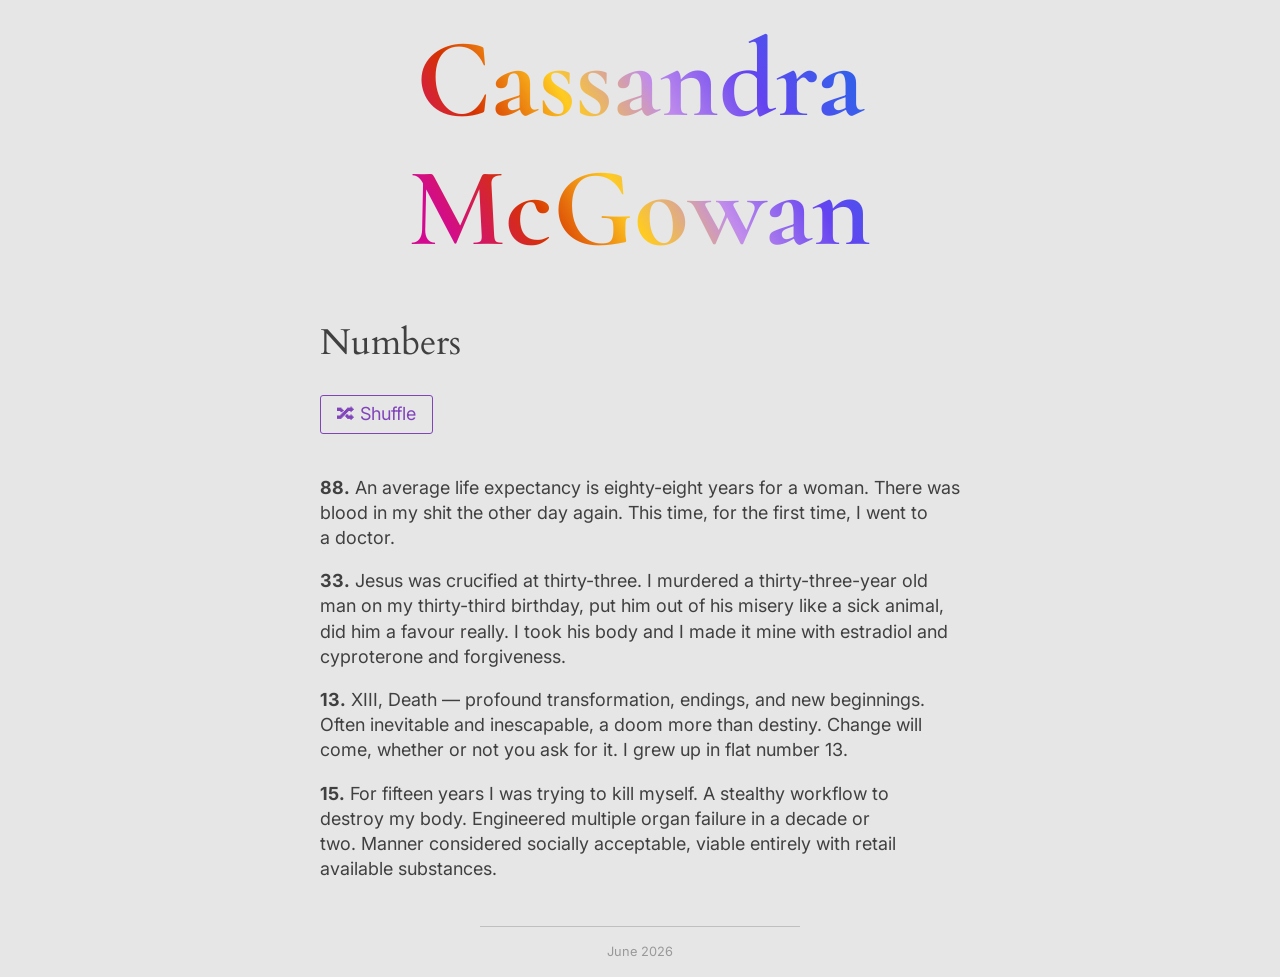
<file: shorts/numbers.html>
<!DOCTYPE html>
<html lang="en">

<head>
    <meta charset="UTF-8">
    <meta name="viewport" content="width=device-width, initial-scale=1.0">

    <meta property="og:type" content="website">
    <meta property="og:url" content="https://www.cassmcg.com">
    <meta property="og:site_name" content="Cassandra McGowan">
    <meta property="og:title" content="Numbers">
    <meta property="og:description" content="Numbers of importance. ">
    <meta property="og:locale" content="en_GB">

    <title>Numbers &ndash; Cassandra McGowan</title>

    <link rel="shortcut icon" href="../favicon-32x32.png" type="image/x-icon">
    <link rel="apple-touch-icon" href="../apple-touch-icon.png">

    <link rel="stylesheet" href="../normalize.css">
    <link rel="preconnect" href="https://fonts.googleapis.com">
    <link rel="preconnect" href="https://fonts.gstatic.com" crossorigin>
    <link href="https://fonts.googleapis.com/css2?family=Inter:wght@100;300;400;700&display=swap" rel="stylesheet">
    <link href="https://fonts.googleapis.com/css2?family=Cormorant:ital,wght@0,300..700;1,300..700&display=swap" rel="stylesheet">
    <link href="https://fonts.googleapis.com/css2?family=Cardo:ital,wght@0,400;0,700;1,400" rel="stylesheet">
    <link rel="stylesheet" href="https://cdnjs.cloudflare.com/ajax/libs/font-awesome/6.5.2/css/all.min.css" integrity="sha512-SnH5WK+bZxgPHs44uWIX+LLJAJ9/2PkPKZ5QiAj6Ta86w+fsb2TkcmfRyVX3pBnMFcV7oQPJkl9QevSCWr3W6A==" crossorigin="anonymous" referrerpolicy="no-referrer" />
    <link rel="stylesheet" href="../stylesheet.css">

    <script>
        paragraphShuffle = function () {
            var ul = document.querySelector('.shufflable');
            for (var i = ul.children.length; i >= 0; i--) {
                ul.appendChild(ul.children[Math.random() * i | 0]);
            }
        }
        button = document.getElementById("shuffle-button")
        window.onload = paragraphShuffle
    </script>

</head>

<body>
    <a class='site-title text-nodecor text-gradient' href="/">Cassandra<br />McGowan</a>

    <div class="container">
        <h1>Numbers</h1>

        <button onclick="paragraphShuffle()" id="shuffle-button" type="button" value="Shuffle">🔀︎︎ Shuffle</button>

        <ul class="poetry shufflable">

            <li><strong>13.</strong> XIII, Death &mdash; profound transformation, endings, and new beginnings. Often inevitable and inescapable, a doom more than destiny. Change will come, whether or not you ask for it. I grew up in flat number 13.</li>

            <li><strong>15.</strong> For fifteen years I was trying to kill myself. A stealthy workflow to destroy my body. Engineered multiple organ failure in a decade or two. Manner considered socially acceptable, viable entirely with retail available substances. </li>

            <li><strong>33.</strong> Jesus was crucified at thirty-three. I murdered a thirty-three-year old man on my thirty-third birthday, put him out of his misery like a sick animal, did him a favour really. I took his body and I made it mine with estradiol and cyproterone and forgiveness.</li>

            <li><strong>88.</strong> An average life expectancy is eighty-eight years for a woman. There was blood in my shit the other day again. This time, for the first time, I went to a doctor. </li>
        </ul>

    </div>

    <footer>
        <ul class="text-sm text-centered hlist">
            <li>June 2026</li>
        </ul>
    </footer>
</body>

</html>
</file>
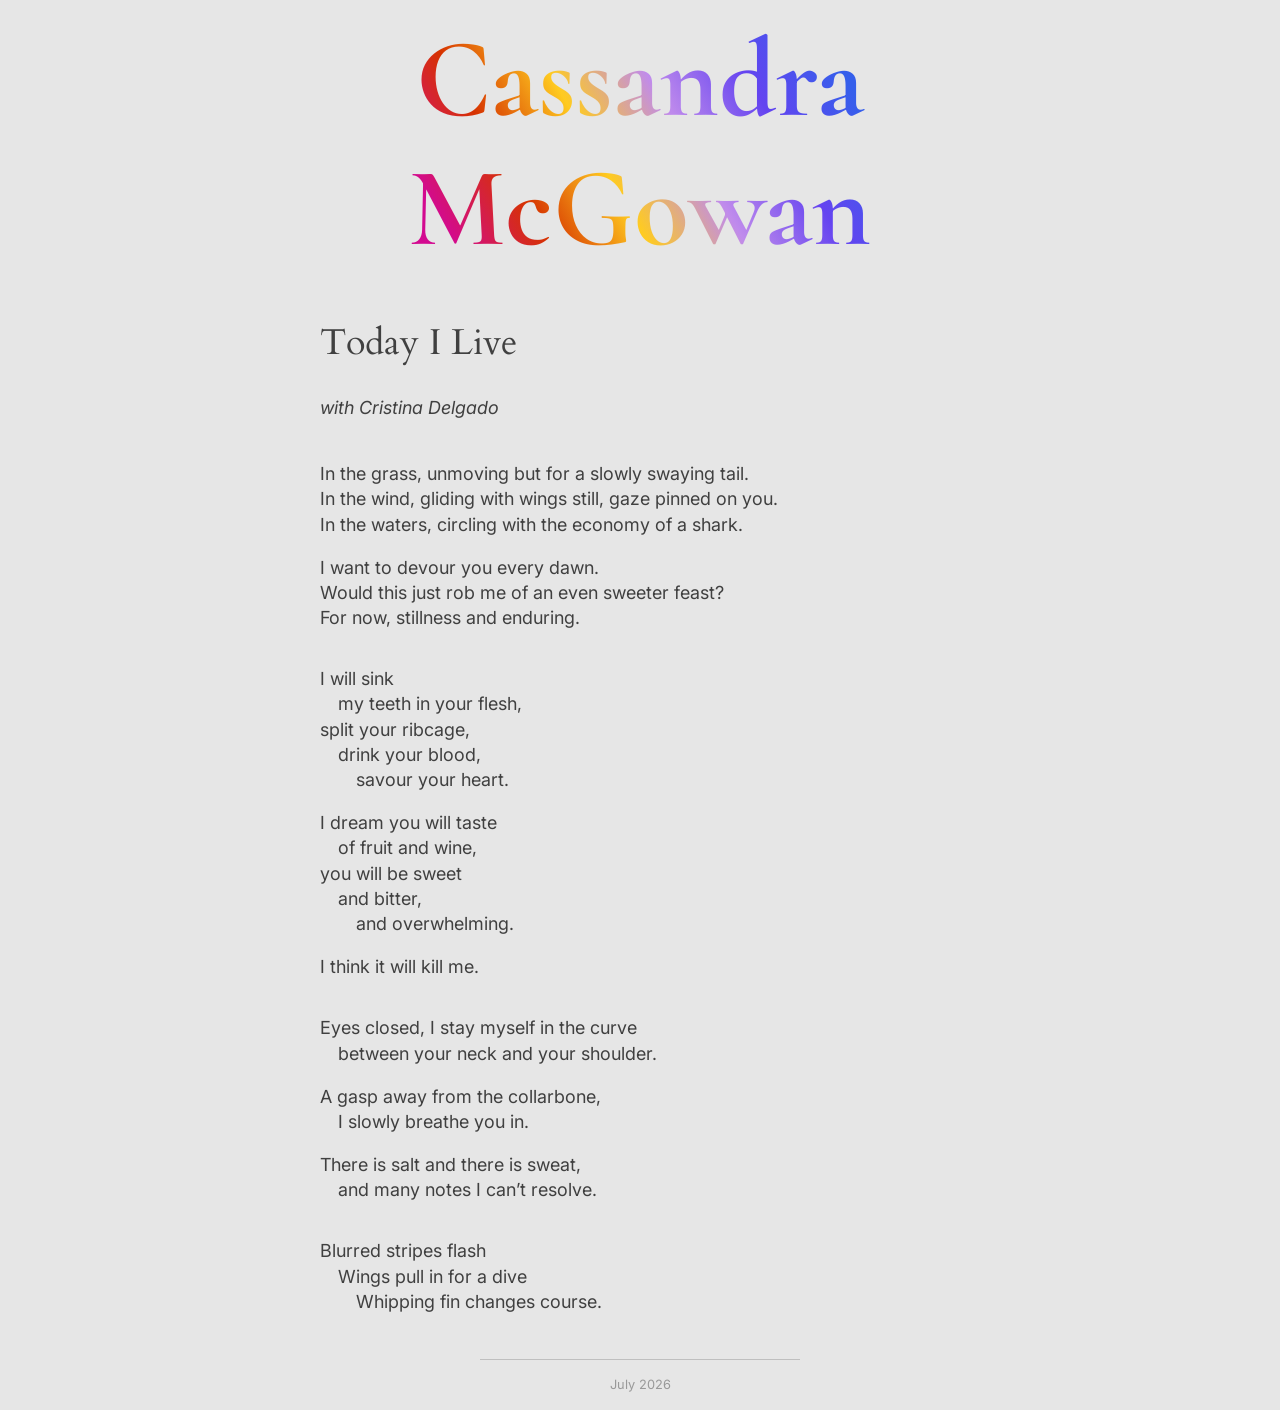
<file: shorts/today-i-live.html>
<!DOCTYPE html>
<html lang="en">

<head>
    <meta charset="UTF-8">
    <meta name="viewport" content="width=device-width, initial-scale=1.0">

    <meta property="og:type" content="website">
    <meta property="og:url" content="https://www.cassmcg.com">
    <meta property="og:site_name" content="Cassandra McGowan">
    <meta property="og:title" content="Today I Live">
    <meta property="og:description" content="with Cristina Delgado">
    <meta property="og:locale" content="en_GB">

    <title>Today I Live &ndash; Cassandra McGowan</title>

    <link rel="shortcut icon" href="../favicon-32x32.png" type="image/x-icon">
    <link rel="apple-touch-icon" href="../apple-touch-icon.png">

    <link rel="stylesheet" href="../normalize.css">
    <link rel="preconnect" href="https://fonts.googleapis.com">
    <link rel="preconnect" href="https://fonts.gstatic.com" crossorigin>
    <link href="https://fonts.googleapis.com/css2?family=Inter:wght@100;300;400;700&display=swap" rel="stylesheet">
    <link href="https://fonts.googleapis.com/css2?family=Cormorant:ital,wght@0,300..700;1,300..700&display=swap" rel="stylesheet">
    <link href="https://fonts.googleapis.com/css2?family=Cardo:ital,wght@0,400;0,700;1,400" rel="stylesheet">
    <link rel="stylesheet" href="https://cdnjs.cloudflare.com/ajax/libs/font-awesome/6.5.2/css/all.min.css" integrity="sha512-SnH5WK+bZxgPHs44uWIX+LLJAJ9/2PkPKZ5QiAj6Ta86w+fsb2TkcmfRyVX3pBnMFcV7oQPJkl9QevSCWr3W6A==" crossorigin="anonymous" referrerpolicy="no-referrer" />
    <link rel="stylesheet" href="../stylesheet.css">
</head>

<body>
    <a class='site-title text-nodecor text-gradient' href="/">Cassandra<br />McGowan</a>

    <div class="container">
        <h1>Today I Live</h1>
        <p class="text-i">with Cristina Delgado</p>

        <ul class="poetry">
            <li>In the grass, unmoving but for a slowly swaying tail. <br>
                In the wind, gliding with wings still, gaze pinned on you. <br>
                In the waters, circling with the economy of a shark.</li>
            <li>I want to devour you every dawn. <br>
                Would this just rob me of an even sweeter feast? <br>
                For now, stillness and enduring. </li>
            <li></li>
            <li>I will sink <br>
                &emsp;my teeth in your flesh, <br>
                split your ribcage, <br>
                &emsp;drink your blood, <br>
                &emsp;&emsp;savour your heart. </li>
            <li>I dream you will taste <br>
                &emsp;of fruit and wine, <br>
                you will be sweet <br>
                &emsp;and bitter, <br>
                &emsp;&emsp;and overwhelming. </li>
            <li>I think it will kill me.</li>
            <li></li>
            <li>Eyes closed, I stay myself in the curve <br>
                &emsp;between your neck and your shoulder.</li>
            <li>A gasp away from the collarbone, <br>
                &emsp;I slowly breathe you in. </li>
            <li>There is salt and there is sweat, <br>
                &emsp;and many notes I can’t resolve.</li>
            <li></li>
            <li>Blurred stripes flash <br>
                &emsp;Wings pull in for a dive <br>
                &emsp;&emsp;Whipping fin changes course.</li>

        </ul>

    </div>

    <footer>
        <ul class="text-sm text-centered hlist">
            <li>July 2026</li>
        </ul>
    </footer>
</body>

</html>
</file>
<file: stylesheet.css>
@import "palette.css";

body {
    font-family: 'Inter', serif;
    font-size: 18px;
    color: var(--base-lighter);
    background: var(--base-darkest);
    padding-top: 1rem;
}

@media screen and (prefers-color-scheme: light) {
    body {
        background-color: var(--base-lightest);
        color: var(--base-darker);
    }
}

@media (max-width: 370px) {
    body {
        font-size: 1rem;
    }
}

.container {
    max-width: 40rem;
    margin: auto auto;
    padding: 0 1rem;
}

p,
ul,
ol,
h1,
h2,
h3,
h4,
h5,
h6 {
    padding: 0;
    margin: 2rem 0;
    text-wrap: pretty;
}

p,
li {
    line-height: 1.4em;
}

ul,
ol {
    list-style-position: inside;
}

a {
    color: var(--blue);
    text-decoration: underline;
}

a:hover {
    color: var(--ruby);
    -webkit-text-fill-color: initial;
}

a,
a:hover {
    transition: all linear 0.25s;
}

.site-title {
    display: block;
    font-family: "Cormorant", serif;
    font-optical-sizing: auto;
    font-weight: 700;
    font-size: 7rem;
    font-style: normal;
    text-align: center;
    width: fit-content;
    margin: auto;
    text-decoration: none;
    background: linear-gradient(60deg, #d30a90 10%, #d63200, #ffcb20, #c08bec, #6444f0, #355feb 90%);
    -webkit-text-fill-color: transparent;
    background-clip: text;
    -webkit-background-clip: text;
}

.site-title:hover {
    color: transparent !important;
}

@media (max-width: 800px) {
    .site-title {
        font-size: 5rem;
    }
}

@media (max-width: 370px) {
    .site-title {
        font-size: 3rem;
    }
}

h1 a {
    text-decoration: none;
}

h1,
h2,
h3,
h4,
h5,
h6 {
    font-family: "Cardo", serif;
    padding: 0;
    margin: 3rem 0 2rem;
    text-decoration: none;
}

h1,
h2,
h3 {
    font-weight: 500;
}

li {
    padding: 0.5rem 0;
}

.no-list {
    list-style-type: none;
    padding: 0;
}

.hlist {
    margin: 1rem 0;
    padding: 0;
    list-style-type: none;
    /* padding: 0; */
}

.hlist li {
    display: inline-block;
    margin: 0 1rem;
    padding: 0;
}

.hlist li a {
    text-decoration: none;
}

hr {
    height: 1px;
    color: #ed1d61;
    background: #ed1d61;
    font-size: 0;
    border: 0;
    max-width: 80%;
}

@media screen and (prefers-color-scheme: light) {
    hr {
        background: var(--base-lighter);
    }
}

@media screen and (prefers-color-scheme: dark) {
    hr {
        background: var(--base-darker);
    }
}

.text-cardo {
    font-family: 'Cardo', serif;
}

.text-centered {
    text-align: center;
}

.text-i,
.text-italicised {
    font-style: italic;
}

.text-xs {
    font-size: 0.5rem;
}

.text-sm {
    font-size: 0.8rem;
}

.text-lg {
    font-size: 1.5rem;
    font-weight: 400;
}

.text-xl {
    font-size: 7rem;
    font-weight: 700;
}

.text-red {
    color: var(--ruby);
}

.text-blue {
    color: var(--blue);
}

.text-green {
    color: var(--emerald);
}

.text-yellow {
    color: var(--gold);
}

.text-purple {
    color: var(--amethyst);
}

.text-gradient {
    /* background: linear-gradient(45deg, #926,#16c,#084); */
    background: linear-gradient(60deg, #d30a90 10%, #d63200, #ffcb20, #c08bec, #6444f0, #355feb 90%);
    -webkit-text-fill-color: transparent;
    background-clip: text;
    -webkit-background-clip: text;
}

.text-dim,
.text-dimmed {
    opacity: 0.7;
}

.text-nodecor {
    text-decoration: none;
}

button,
.button {
    display: inline-block;
    border-radius: 3px;
    border: 1px solid #d30a90;
    padding: 0.5rem 1rem;
    color: #d30a90;
    transition: all linear .15s
}

.button:hover {
    color: #000;
    mix-blend-mode: screen;
}

@media screen and (prefers-color-scheme: dark) {

    button,
    .button {
        color: var(--gold);
        border-color: var(--gold);
        background-color: var(--base-darkest);
    }

    button:hover,
    .button:hover {
        color: var(--gold-vivid);
        border-color: var(--gold);
        box-shadow: inset 0 0 .25em var(--gold);
    }
}

@media screen and (prefers-color-scheme: light) {

    button,
    .button {
        color: var(--amethyst);
        border-color: var(--amethyst);
        background-color: var(--base-lightest);
    }

    button:hover,
    .button:hover {
        color: var(--amethyst-vivid);
        border-color: var(--amethyst);
        box-shadow: inset 0 0 .25em var(--amethyst);
    }
}

.icon-button {
    font-size: 150%;
    transition: all linear 0.2s;
}

.icon-button:hover {
    text-shadow: rgba(255, 255, 255, 0.7) 0 0 2px
}

span.redacted {
    color: #000;
    background: #000;
    border: 1px solid #333;
    border-radius: 2px;
}

span.redacted:hover {
    color: inherit;
    background: none;
}

.commentary {
    opacity: 0.7;
    font-style: italic;
}

ul.poetry {
    list-style-type: none;
    padding: 0;
}

ul.poetry li {
    padding: 0.5em 0;
}

.badge {
    display: inline-block;
    padding: 0.25rem 0.5rem;
    border: 2px solid var(--text-color-darkmode-secondary);
    border-radius: 1rem;
    color: var(--text-color-darkmode-secondary);
    font-size: 0.8rem;
    font-weight: 700;
}

/* Cover grids */
.covers-grid {
    display: grid;
    grid-template-columns: 1fr 1fr 1fr;
    grid-auto-flow: row;
    /* grid-auto-rows: minmax(10em auto); */
    gap: 1.5em;
    margin-bottom: 1em;
}

.covers-flex {
    display: flex;
    flex-wrap: wrap;
    justify-content: flex-start;
    align-content: flex-start;
    gap: 1.6em;
    margin: 1rem auto;
}

.cover {
    display: block;
    position: relative;
    border: 1px solid #ed1d61;
    text-align: center;
    text-decoration: none;
    height: 15rem;
    width: 10rem;
    padding: 1rem;
    border-radius: 4px;
    transition: all 0.5s linear;
}

.cover h2 {
    min-height: 6rem;
    transition: all 0.5s linear;
    margin: 1em 0;
}

.cover p {
    display: block;
    font-style: italic;
    margin: 0;
    transition: all 0.5s linear;
}

@media screen and (prefers-color-scheme: dark) {
    .cover {
        color: var(--base-light);
        border-color: var(--base-darker);
        box-shadow: inset 0 0 .5em var(--base-darker);
    }

    .cover:hover {
        border-color: var(--gold);
        box-shadow: inset 0 0 1em var(--gold);
    }

    .cover h2 {
        color: var(--gold);
    }

    .cover:hover h2 {
        color: var(--gold-vivid);
    }

    .covers-wip .cover:hover {
        border-color: var(--ruby);
        box-shadow: inset 0 0 1em var(--ruby);
    }

    .covers-wip .cover h2 {
        color: var(--ruby);
    }

    .covers-wip .cover:hover h2 {
        color: var(--ruby-vivid);
    }

    .cover p {
        color: var(--base-dark)
    }

    .cover:hover p {
        color: var(--base-light)
    }
}

@media screen and (prefers-color-scheme: light) {
    .cover {
        border-color: var(--base-lighter);
        box-shadow: inset 0 0 .5em var(--base-lighter);
    }

    .cover:hover {
        border-color: var(--amethyst);
        box-shadow: inset 0 0 1em var(--amethyst);
    }

    .cover h2 {
        color: var(--amethyst);
    }

    .cover:hover h2 {
        color: var(--amethyst-vivid);
    }

    .covers-wip .cover:hover {
        border-color: var(--emerald);
        box-shadow: inset 0 0 1em var(--emerald);
    }

    .covers-wip .cover h2 {
        color: var(--emerald);
    }

    .covers-wip .cover:hover h2 {
        color: var(--emerald-vivid);
    }

    .cover p {
        color: var(--base-light)
    }

    .cover:hover p {
        color: var(--base-dark)
    }
}


/* Footer */
footer {
    border-top: 1px solid #d30a90;
    width: fit-content;
    min-width: 20rem;
    margin: 2em auto 0;
    text-align: center;
}

@media screen and (prefers-color-scheme: light) {
    footer {
        color: var(--base-light);
        border-color: var(--base-lighter);
    }
}

@media screen and (prefers-color-scheme: dark) {
    footer {
        color: var(--base-dark);
        border-color: var(--base-darker);
    }
}
</file>
